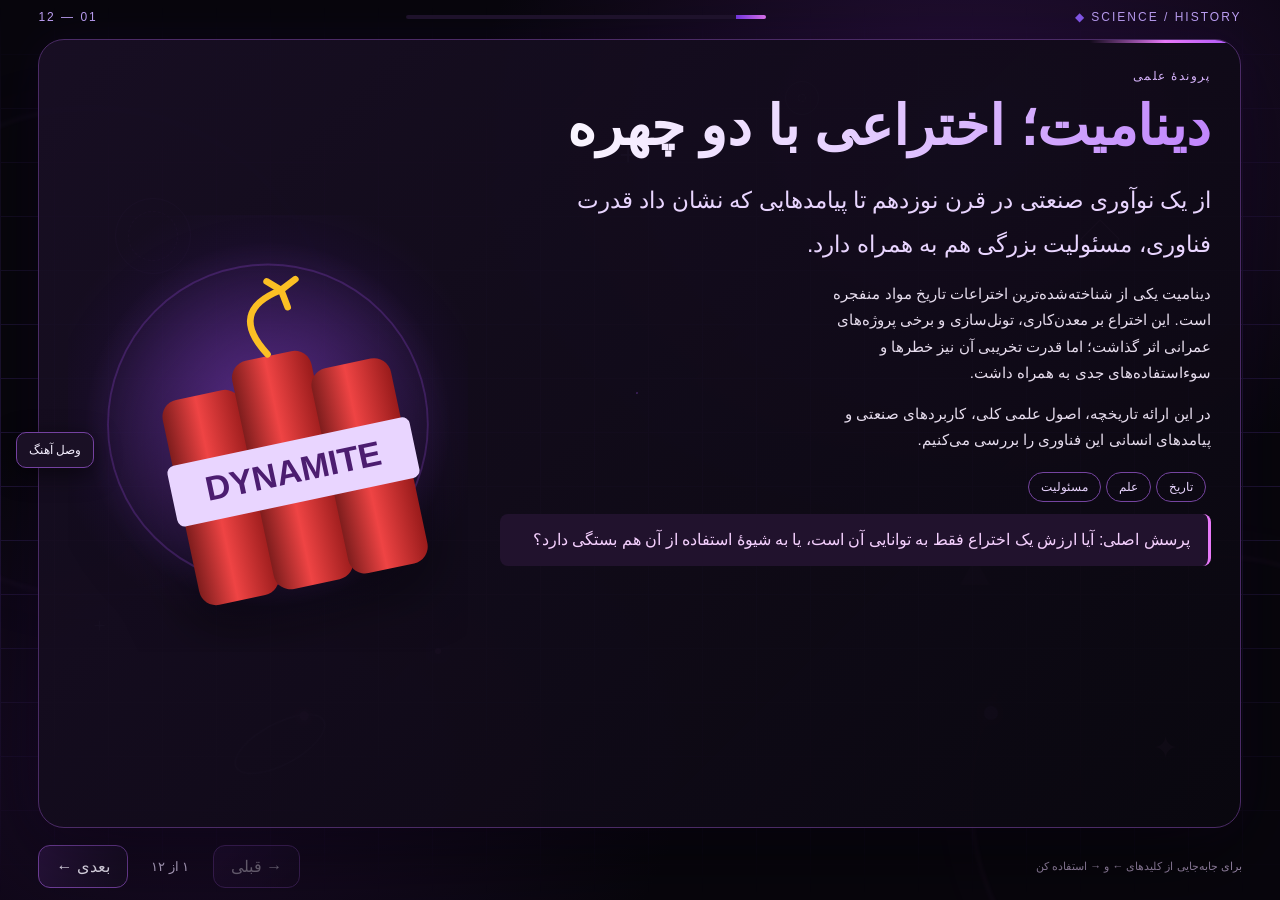
<file: دینامیت/index.html>
<!doctype html>
<html lang="fa" dir="rtl">
<head>
<meta charset="utf-8">
<meta name="viewport" content="width=device-width, initial-scale=1">
<title>دینامیت؛ اختراعی با دو چهره</title>
<style>
:root{--bg:#08060d;--panel:#120d1c;--purple:#a855f7;--violet:#7c3aed;--pink:#e879f9;--text:#f5efff;--muted:#c6b7d8;--line:#38234e}
*{box-sizing:border-box}html,body{margin:0;width:100%;height:100%;background:var(--bg);color:var(--text);font-family:Tahoma,"Segoe UI",sans-serif;overflow:hidden}
body{background:radial-gradient(ellipse at 75% 15%,#29103d 0,transparent 36%),radial-gradient(ellipse at 15% 85%,#1b0b2a 0,transparent 32%),#08060d}
body:before{content:"";position:fixed;inset:0;pointer-events:none;opacity:.2;background-image:linear-gradient(#8b5cf6 1px,transparent 1px),linear-gradient(90deg,#8b5cf6 1px,transparent 1px);background-size:54px 54px;mask-image:linear-gradient(transparent,#000,transparent)}
#app{height:100%;display:flex;flex-direction:column;position:relative}
.top{display:flex;align-items:center;justify-content:space-between;padding:18px 4vw;gap:16px}
.brand{font-size:12px;letter-spacing:2px;color:#c4a5fd}.progress{height:4px;background:#21142e;flex:1;max-width:360px;border-radius:9px;overflow:hidden}.progress span{display:block;height:100%;width:8.333%;background:linear-gradient(90deg,var(--violet),var(--pink));transition:width .35s}
.slide-wrap{flex:1;min-height:0;display:flex;align-items:center;justify-content:center;padding:10px 5vw 20px}
.slide{width:min(1120px,100%);max-height:100%;overflow:auto;animation:enter .4s ease both;padding:clamp(20px,4vw,48px);border:1px solid #4b2b66;border-radius:26px;background:linear-gradient(135deg,rgba(25,15,37,.94),rgba(10,8,15,.92));box-shadow:0 25px 90px #0008,0 0 45px #7c3aed12;position:relative}
.slide:after{content:"";position:absolute;top:0;right:0;width:150px;height:3px;background:linear-gradient(90deg,transparent,var(--pink),var(--purple))}
.kicker{font-size:12px;color:#d8b4fe;letter-spacing:1.4px;margin-bottom:16px}
h1{font-size:clamp(36px,6vw,76px);line-height:1.2;margin:0 0 20px;font-weight:900;background:linear-gradient(100deg,#fff,#e9d5ff 45%,#c084fc);-webkit-background-clip:text;background-clip:text;color:transparent}
h2{font-size:clamp(26px,3.4vw,43px);margin:0 0 20px;line-height:1.35;color:#f3e8ff}
h3{font-size:18px;color:#e9d5ff;margin:0 0 10px}
p{font-size:clamp(15px,1.5vw,19px);line-height:2;margin:0 0 14px;color:#e6dced}
.lead{font-size:clamp(17px,2vw,23px);color:#e9d5ff;line-height:1.9;max-width:850px}
.grid{display:grid;grid-template-columns:repeat(2,minmax(0,1fr));gap:14px;margin:18px 0}
.card{border:1px solid var(--line);background:#130d1ee8;border-radius:16px;padding:18px}
.card p{font-size:15px;line-height:1.9;margin:0;color:#d9cce8}
.pill{display:inline-block;border:1px solid #7544a0;border-radius:999px;padding:7px 12px;color:#e9d5ff;font-size:12px;margin:5px 5px 0 0}
.big-number{font-size:clamp(60px,10vw,120px);font-weight:900;color:#c084fc;line-height:1}
.quote{border-right:3px solid var(--pink);padding:12px 18px;background:#21122d;border-radius:8px;color:#f5d0fe;font-size:18px;line-height:1.9;margin-top:18px}
.footer{display:flex;align-items:center;justify-content:space-between;padding:14px 4vw 20px;gap:14px}
.nav{display:flex;align-items:center;gap:10px}
button{font:inherit;cursor:pointer;color:var(--text);border:1px solid #7441a0;background:linear-gradient(135deg,#29133e,#160d22);border-radius:12px;padding:11px 17px;transition:transform .15s,border-color .15s,background .15s}
button:hover{transform:translateY(-1px);border-color:#d8b4fe;background:#301744}
button:focus-visible{outline:2px solid #e879f9;outline-offset:3px}
button:disabled{opacity:.35;cursor:not-allowed;transform:none}
#counter{font-size:13px;color:#c4b5d8;min-width:65px;text-align:center}
#music{position:fixed;left:16px;top:50%;transform:translateY(-50%);z-index:5;font-size:12px;padding:10px 12px;border-radius:10px;box-shadow:0 6px 24px #0008;background:#1a1025}
#music:hover{transform:translateY(calc(-50% - 1px))}
#hint{font-size:11px;color:#9f8caf}
.cover-mark{font-size:13px;color:#c084fc;margin-bottom:18px}
.two-col{display:grid;grid-template-columns:1.2fr .8fr;gap:22px;align-items:center}
.orb{aspect-ratio:1;border-radius:50%;max-width:280px;margin:auto;background:radial-gradient(circle at 35% 30%,#e9d5ff,#a855f7 18%,#4c1d70 48%,#11091b 70%);box-shadow:0 0 40px #a855f766,0 0 100px #7c3aed33;position:relative}
.orb:before,.orb:after{content:"";position:absolute;inset:-12%;border:1px solid #a855f766;border-radius:50%;transform:rotate(30deg) scaleY(.35)}
.orb:after{transform:rotate(-40deg) scaleY(.5)}
.small{font-size:13px!important;color:#b9a8ca!important}
ul{margin:8px 0 16px;padding-right:24px;color:#e6dced;font-size:16px;line-height:2}
li{padding-right:3px;margin-bottom:4px}
a{color:#d8b4fe}
@keyframes enter{from{opacity:0;transform:translateY(12px)}to{opacity:1;transform:translateY(0)}}
@media(max-width:700px){.top{padding:12px 4vw}.slide-wrap{padding:4px 3vw 10px}.slide{padding:22px 18px;border-radius:18px}.grid,.two-col{grid-template-columns:1fr}.orb{max-width:130px;order:-1}.footer{padding:10px 3vw 12px}.brand{font-size:10px}#music{left:8px;top:auto;bottom:74px;transform:none}#music:hover{transform:translateY(-1px)}p{line-height:1.85}.card{padding:14px}}
@media(prefers-reduced-motion:reduce){*,*:before,*:after{animation:none!important;transition:none!important}}

/* Animated 2D backdrop — decorative only; presentation content remains unchanged */
.motion-backdrop{position:fixed;inset:0;overflow:hidden;pointer-events:none;z-index:0;isolation:isolate}
.motion-backdrop:before,.motion-backdrop:after{content:"";position:absolute;width:38vw;height:38vw;min-width:280px;min-height:280px;border-radius:50%;filter:blur(2px);opacity:.14}
.motion-backdrop:before{left:-12vw;top:12%;border:1px solid #c084fc;box-shadow:0 0 0 24px #a855f708,0 0 0 48px #a855f708;animation:backGlow 18s ease-in-out infinite alternate}
.motion-backdrop:after{right:-14vw;bottom:-16%;border:1px solid #e879f9;box-shadow:0 0 0 30px #e879f908,0 0 0 60px #e879f906;animation:backGlow 22s ease-in-out infinite alternate-reverse}
#app{z-index:1}
.float-shape{position:absolute;display:block;opacity:.28;will-change:transform;filter:drop-shadow(0 0 10px #a855f733)}
.shape-ring{width:76px;height:76px;border:1.5px solid #c084fc;border-radius:50%;left:9%;top:22%;animation:floatA 16s ease-in-out infinite,spinSlow 28s linear infinite}
.shape-ring:after{content:"";position:absolute;inset:12px;border:1px dashed #e879f9;border-radius:50%}
.shape-diamond{width:28px;height:28px;border:1.5px solid #e879f9;transform:rotate(45deg);right:13%;top:25%;animation:floatB 13s ease-in-out infinite}
.shape-orbit{width:100px;height:42px;border:1px solid #a78bfa;border-radius:50%;left:18%;bottom:15%;transform:rotate(-28deg);animation:floatC 19s ease-in-out infinite}
.shape-orbit:after{content:"";position:absolute;width:9px;height:9px;right:10px;top:2px;background:#e879f9;border-radius:50%;box-shadow:0 0 16px #e879f9}
.shape-circle{width:14px;height:14px;border-radius:50%;right:22%;bottom:20%;background:#a855f7;box-shadow:0 0 25px #a855f7;animation:floatA 11s ease-in-out infinite reverse}
.shape-cross{font-size:28px;font-weight:200;color:#c4b5fd;left:48%;top:15%;animation:floatB 15s ease-in-out infinite}
.shape-spark{font-size:30px;color:#e879f9;right:8%;bottom:15%;animation:twinkle 5s ease-in-out infinite,floatC 17s ease-in-out infinite}
.shape-triangle{width:0;height:0;left:75%;top:62%;border-left:15px solid transparent;border-right:15px solid transparent;border-bottom:27px solid #a855f744;filter:drop-shadow(0 0 1px #c084fc);animation:floatA 18s ease-in-out infinite}
.shape-dot{width:6px;height:6px;border-radius:50%;left:34%;top:72%;background:#e879f9;box-shadow:0 0 0 9px #e879f911,0 0 20px #e879f9;animation:floatB 12s ease-in-out infinite}
.ring-two{width:34px;height:34px;right:36%;top:9%;animation-duration:20s,38s;opacity:.2}
.cross-two{left:7%;top:68%;font-size:19px;animation-duration:19s}
.slide{animation:slideEnter .72s cubic-bezier(.22,1,.36,1) both;will-change:transform,opacity;backface-visibility:hidden}
.slide.is-forward{animation-name:slideForward}
.slide.is-backward{animation-name:slideBackward}
.progress span{transition:width .75s cubic-bezier(.22,1,.36,1)}
button{transition:transform .28s cubic-bezier(.2,.8,.2,1),border-color .3s,background .3s,box-shadow .3s}
button:hover{box-shadow:0 7px 24px #a855f726}
.card,.quote,.pill{transition:transform .35s cubic-bezier(.22,1,.36,1),border-color .35s,background-color .35s}
.card:hover{transform:translateY(-3px);border-color:#7544a0}
@keyframes slideEnter{from{opacity:0;transform:translate3d(0,18px,0) scale(.992);filter:blur(3px)}to{opacity:1;transform:translate3d(0,0,0) scale(1);filter:blur(0)}}
@keyframes slideForward{from{opacity:0;transform:translate3d(-34px,8px,0) scale(.99);filter:blur(4px)}to{opacity:1;transform:translate3d(0,0,0) scale(1);filter:blur(0)}}
@keyframes slideBackward{from{opacity:0;transform:translate3d(34px,8px,0) scale(.99);filter:blur(4px)}to{opacity:1;transform:translate3d(0,0,0) scale(1);filter:blur(0)}}
@keyframes floatA{0%,100%{translate:0 0}50%{translate:12px -24px}}
@keyframes floatB{0%,100%{translate:0 0;rotate:0deg}50%{translate:-15px 18px;rotate:90deg}}
@keyframes floatC{0%,100%{translate:0 0;rotate:-8deg}50%{translate:18px -12px;rotate:8deg}}
@keyframes spinSlow{to{rotate:360deg}}
@keyframes twinkle{0%,100%{opacity:.18;scale:.85}50%{opacity:.6;scale:1.12}}
@keyframes backGlow{from{transform:translate3d(0,-2%,0) scale(.92)}to{transform:translate3d(4%,3%,0) scale(1.08)}}
@media(max-width:700px){.float-shape{opacity:.16}.shape-ring{width:48px;height:48px}.shape-orbit{width:64px;height:28px}.shape-cross{font-size:20px}}
@media(prefers-reduced-motion:reduce){.float-shape,.motion-backdrop:before,.motion-backdrop:after{animation:none!important}.slide{animation:none!important;filter:none!important}}


/* Extra animated 2D icons distributed around the slide canvas */
.slide-decorations{position:fixed;inset:0;pointer-events:none;z-index:2;overflow:hidden}
.slide-decorations span{position:absolute;display:block;opacity:.72;will-change:transform;filter:drop-shadow(0 5px 12px #0002)}
.decor-stick{left:4.5%;top:31%;width:19px;height:66px;border-radius:7px 7px 4px 4px;background:linear-gradient(90deg,#b91c1c,#ef4444 48%,#991b1b);box-shadow:inset 2px 0 #ffffff40,0 0 22px #ef444455;transform:rotate(-13deg);animation:decorBob 5.6s ease-in-out infinite}
.decor-stick:before{content:"";position:absolute;top:-7px;left:5px;width:9px;height:11px;border-radius:3px 3px 1px 1px;background:#d1d5db}
.decor-stick:after{content:"";position:absolute;top:-14px;left:8px;width:3px;height:9px;border-radius:3px;background:#fbbf24;box-shadow:0 0 10px #f59e0b;animation:fuseGlow 1.8s ease-in-out infinite}
.decor-stick i{position:absolute;left:3px;right:3px;top:16px;height:2px;background:#ffffff9c;box-shadow:0 9px #ffffff66,0 18px #ffffff66,0 27px #ffffff66}
.decor-stick b{position:absolute;left:2px;right:2px;bottom:5px;height:13px;border-radius:2px;background:#991b1b}
.decor-flame{right:7%;top:19%;font-size:30px;color:#f59e0b;animation:decorBob 6s ease-in-out infinite reverse,decorTwinkle 3.6s ease-in-out infinite}
.decor-gear{right:5%;bottom:22%;font-size:34px;color:#a78bfa;animation:gearDrift 17s linear infinite}
.decor-bolt{left:10%;bottom:17%;font-size:38px;color:#fbbf24;animation:decorBob 7s ease-in-out infinite,decorTwinkle 4s ease-in-out infinite}
.decor-orbit{left:78%;top:47%;width:46px;height:22px;border:1px solid #a78bfa;border-radius:50%;transform:rotate(-30deg);animation:decorOrbit 13s linear infinite}
.decor-orbit i{position:absolute;width:7px;height:7px;right:4px;top:1px;background:#e879f9;border-radius:50%;box-shadow:0 0 10px #e879f9}
.decor-star{left:27%;top:12%;font-size:29px;color:#e879f9;animation:decorBob 8s ease-in-out infinite,decorTwinkle 4.5s ease-in-out infinite}
.decor-mini-stick{right:19%;bottom:12%;width:12px;height:43px;border-radius:5px;background:linear-gradient(90deg,#b91c1c,#ef4444,#991b1b);transform:rotate(17deg);animation:decorBob 6.4s ease-in-out infinite;animation-delay:-2s}
.decor-mini-stick:before{content:"";position:absolute;top:-5px;left:3px;width:6px;height:7px;border-radius:2px;background:#d1d5db}
.decor-mini-stick:after{content:"";position:absolute;top:-10px;left:5px;width:2px;height:6px;background:#fbbf24;box-shadow:0 0 8px #f59e0b}
.decor-mini-stick i{position:absolute;top:11px;left:2px;right:2px;height:2px;background:#ffffff9c;box-shadow:0 7px #ffffff66,0 14px #ffffff66}
.decor-mini-stick b{position:absolute;bottom:3px;left:2px;right:2px;height:8px;background:#991b1b}
.decor-bubble{right:31%;top:13%;width:12px;height:12px;border:1px solid #c084fc;border-radius:50%;animation:decorBob 9s ease-in-out infinite}
.decor-cross{left:45%;bottom:12%;font-size:23px;color:#c4b5fd;animation:decorBob 7s ease-in-out infinite reverse}
@keyframes decorBob{0%,100%{translate:0 0}50%{translate:0 -17px}}
@keyframes fuseGlow{0%,100%{opacity:.5;scale:.85}50%{opacity:1;scale:1.25}}
@keyframes decorTwinkle{0%,100%{opacity:.28}50%{opacity:.85}}
@keyframes gearDrift{to{rotate:360deg;translate:0 -9px}}
@keyframes decorOrbit{0%{rotate:0deg;translate:0 0}50%{translate:-8px -12px}100%{rotate:360deg;translate:0 0}}
@media(max-width:700px){.decor-stick{left:2%;top:18%;scale:.75}.decor-mini-stick{right:7%;scale:.75}.decor-gear{font-size:25px}.slide-decorations span{opacity:.4}}
@media(prefers-reduced-motion:reduce){.slide-decorations span{animation:none!important}}


/* Large, slide-specific illustrations are part of the slide, not the backdrop. */
.slide{width:min(1420px,100%);height:100%;max-height:100%;overflow:auto;padding:clamp(18px,2.3vw,34px);}
.slide-layout{display:grid;grid-template-columns:minmax(0,1fr) minmax(230px,35%);gap:clamp(16px,2.5vw,38px);align-items:start;min-height:100%}
.slide-copy{min-width:0}.slide-visual{position:sticky;top:8px;align-self:center;min-width:0;display:grid;place-items:center;min-height:300px;border-radius:24px;background:radial-gradient(circle at 50% 45%,#6d28d940,transparent 70%);overflow:hidden}
.slide-visual svg{width:100%;height:auto;max-height:min(62vh,520px);filter:drop-shadow(0 18px 30px #0008);animation:visualFloat 6s ease-in-out infinite}
@keyframes visualFloat{50%{transform:translateY(-9px) rotate(1deg)}}
.slide-decorations{display:none}.slide-wrap{padding:5px 3vw 9px;min-height:0}.top{padding:10px 3vw}.footer{padding:8px 3vw 12px}h1{font-size:clamp(32px,4.3vw,60px)}h2{font-size:clamp(25px,2.7vw,39px)}p{font-size:clamp(14px,1.18vw,17px);line-height:1.75}.card{padding:13px}.card p{font-size:14px;line-height:1.7}.grid{gap:10px;margin:12px 0}.quote{font-size:16px;line-height:1.7;margin-top:12px}.kicker{margin-bottom:10px}
@media(max-width:850px){.slide-layout{grid-template-columns:1fr}.slide-visual{position:relative;min-height:150px;max-height:210px;grid-row:1}.slide-visual svg{max-height:205px}.slide{height:100%;padding:20px}.two-col{grid-template-columns:1fr}.orb{display:none}}
@media(max-height:760px) and (min-width:851px){.slide{padding:18px 25px}.slide-visual svg{max-height:53vh}h2{margin-bottom:10px}.top{padding:6px 3vw}.footer{padding:6px 3vw}.slide-wrap{padding:3px 3vw}}
@media(prefers-reduced-motion:reduce){.slide-visual svg{animation:none}}
</style>
</head>
<body>
<div class="slide-decorations" aria-hidden="true">
  <span class="decor-stick"><i></i><b></b></span>
  <span class="decor-flame">✦</span>
  <span class="decor-gear">⚙</span>
  <span class="decor-bolt">ϟ</span>
  <span class="decor-orbit"><i></i></span>
  <span class="decor-star">✧</span>
  <span class="decor-mini-stick"><i></i><b></b></span>
  <span class="decor-bubble"></span>
  <span class="decor-cross">👁</span>
</div>
<div class="motion-backdrop" aria-hidden="true">
  <span class="float-shape shape-ring"></span>
  <span class="float-shape shape-diamond"></span>
  <span class="float-shape shape-orbit"></span>
  <span class="float-shape shape-circle"></span>
  <span class="float-shape shape-cross">＋</span>
  <span class="float-shape shape-spark">✦</span>
  <span class="float-shape shape-triangle"></span>
  <span class="float-shape shape-dot"></span>
  <span class="float-shape shape-ring ring-two"></span>
  <span class="float-shape shape-cross cross-two">＋</span>
</div>
<div id="app">
  <header class="top">
    <div class="brand">SCIENCE / HISTORY <span style="color:#8b5cf6">◆</span></div>
    <div class="progress" aria-label="پیشرفت ارائه"><span id="progress"></span></div>
    <div class="brand" id="section">01 — 12</div>
  </header>
  <main class="slide-wrap"><article class="slide" id="slide" aria-live="polite"></article></main>
  <footer class="footer">
    <div id="hint">برای جابه‌جایی از کلیدهای ← و → استفاده کن</div>
    <div class="nav">
      <button id="prev" aria-label="اسلاید قبلی">→ قبلی</button>
      <span id="counter">۱ از ۱۲</span>
      <button id="next" aria-label="اسلاید بعدی">بعدی ←</button>
    </div>
  </footer>
</div>
<button id="music" type="button" aria-pressed="false">وصل آهنگ</button>
<audio id="audio" src="assets/ghgh.mp3" preload="none" loop></audio>
<audio id="sfx" src="assets/muo.mp3" preload="auto"></audio>
<script>
const slides = [
{tag:"پروندهٔ علمی",title:"دینامیت؛ اختراعی با دو چهره",lead:"از یک نوآوری صنعتی در قرن نوزدهم تا پیامدهایی که نشان داد قدرت فناوری، مسئولیت بزرگی هم به همراه دارد.",body:`<div class="two-col"><div><p>دینامیت یکی از شناخته‌شده‌ترین اختراعات تاریخ مواد منفجره است. این اختراع بر معدن‌کاری، تونل‌سازی و برخی پروژه‌های عمرانی اثر گذاشت؛ اما قدرت تخریبی آن نیز خطرها و سوءاستفاده‌های جدی به همراه داشت.</p><p>در این ارائه تاریخچه، اصول علمی کلی، کاربردهای صنعتی و پیامدهای انسانی این فناوری را بررسی می‌کنیم.</p><span class="pill">تاریخ</span><span class="pill">علم</span><span class="pill">مسئولیت</span></div><div class="orb" aria-hidden="true"></div></div><div class="quote">پرسش اصلی: آیا ارزش یک اختراع فقط به توانایی آن است، یا به شیوهٔ استفاده از آن هم بستگی دارد؟</div>`},
{tag:"بخش ۰۱ / زمینهٔ تاریخی",title:"جهان پیش از اختراع دینامیت",body:`<p>در قرن نوزدهم، بسیاری از کشورها در حال گسترش راه‌آهن، جاده‌ها، معدن‌ها و مسیرهای ارتباطی بودند. عبور از کوه‌ها یا شکستن سنگ‌های سخت برای ساخت تونل و استخراج مواد معدنی، کاری دشوار و زمان‌بر بود.</p><p>ابزارهای دستی برای همهٔ پروژه‌ها کافی نبودند و روش‌های انفجاری موجود نیز خطرهای قابل‌توجهی داشتند. حمل‌ونقل و استفاده از مواد پرانرژی، بدون دانش و کنترل مناسب، می‌توانست به حوادث مرگبار منجر شود.</p><p>با رشد صنعت، پژوهشگران به دنبال راه‌هایی بودند تا عملیات سنگ‌برداری در شرایط تخصصی کارآمدتر و قابل‌کنترل‌تر انجام شود. همین نیاز، بخشی از زمینهٔ تاریخی اختراع دینامیت را شکل داد.</p><div class="grid"><div class="card"><h3>نیاز مهندسی</h3><p>ساخت تونل، راه‌آهن و دسترسی به منابع معدنی.</p></div><div class="card"><h3>چالش ایمنی</h3><p>کاهش خطرهای حمل‌ونقل و استفاده از مواد انفجاری.</p></div></div>`},
{tag:"بخش ۰۲ / مخترع",title:"آلفرد نوبل؛ دانشمند و مخترع",body:`<p>آلفرد نوبل در سال ۱۸۳۳ در استکهلم سوئد به دنیا آمد. او شیمی‌دان، مهندس و مخترعی بود که بخش مهمی از فعالیت حرفه‌ای خود را به بررسی مواد انفجاری و کاربردهای صنعتی آن‌ها اختصاص داد.</p><p>در زمان فعالیت نوبل، صنعت و مهندسی با سرعت زیادی تغییر می‌کردند و تقاضا برای استخراج مواد معدنی و ساخت زیرساخت‌ها افزایش داشت. پژوهش‌های او در همین فضای علمی و صنعتی شکل گرفت.</p><p>نوبل در سال ۱۸۶۷ اختراع دینامیت را به ثبت رساند. نام او بعدها به‌دلیل وصیت‌نامه‌اش و بنیان‌گذاری جوایز نوبل نیز در سراسر جهان شناخته شد. زندگی او یادآور پیوند پیچیدهٔ علم، صنعت، ثروت و مسئولیت اجتماعی است.</p><div class="quote">یک مخترع می‌تواند در تاریخ علم ماندگار شود؛ اما ارزیابی میراث او نیازمند بررسی هم دستاوردها و هم پیامدهاست.</div>`},
{tag:"بخش ۰۳ / شکل‌گیری اختراع",title:"دینامیت چگونه وارد تاریخ شد؟",body:`<p>پیش از اختراع دینامیت، نیتروگلیسیرین به‌عنوان ماده‌ای بسیار پرانرژی شناخته شده بود. بااین‌حال، حساسیت و خطرهای مرتبط با آن باعث می‌شد جابه‌جایی و استفاده از آن دشوار باشد.</p><p>آلفرد نوبل به دنبال راهی بود که این ماده برای کاربردهای صنعتی قابل‌کنترل‌تر شود. او در سال ۱۸۶۷ دینامیت را به ثبت رساند؛ اختراعی که به‌تدریج در بخش‌هایی از معدن‌کاری و مهندسی مورد استفاده قرار گرفت.</p><p>اهمیت تاریخی این اتفاق تنها در قدرت انفجاری نبود؛ بلکه نشان می‌داد طراحی، نگهداری و کنترل خطرها باید بخش مهمی از مهندسی مواد پرانرژی باشد. البته دینامیت همچنان خطرناک بود و اختراع آن به معنای بی‌خطر شدن مواد منفجره نبود.</p><p class="small">تاریخ ثبت اختراع و زندگی نوبل در منابع تاریخی بنیاد نوبل و مراجع دانشنامه‌ای ثبت شده‌اند.</p>`},
{tag:"بخش ۰۴ / علم",title:"علم پشت دینامیت",body:`<p>برای درک کلی عملکرد مواد منفجره، باید مفهوم انرژی شیمیایی را بشناسیم. مواد گوناگون دارای انرژی‌اند و برخی واکنش‌های شیمیایی می‌توانند انرژی را در مدت کوتاهی آزاد کنند.</p><p>در یک انفجار، آزادشدن سریع انرژی می‌تواند باعث گرم‌شدن گازها و افزایش ناگهانی فشار شود. گسترش سریع گازها موج فشاری ایجاد می‌کند که ممکن است به اشیا و سازه‌های اطراف آسیب برساند.</p><p>سرعت واکنش، شرایط محیط و ویژگی‌های ماده در رفتار آن نقش دارند. به همین دلیل، مواد انفجاری را نمی‌توان تنها از روی ظاهر یا اندازه‌شان ارزیابی کرد.</p><div class="grid"><div class="card"><h3>انرژی</h3><p>در واکنش‌های شیمیایی ممکن است به شکل‌های دیگری تبدیل و آزاد شود.</p></div><div class="card"><h3>فشار</h3><p>افزایش سریع فشار می‌تواند موجی ایجاد کند که به محیط اطراف آسیب بزند.</p></div></div><p class="small">این توضیح مفهومی است و شامل دستور ساخت، ترکیب‌بندی یا روش استفاده از مواد منفجره نیست.</p>`},
{tag:"بخش ۰۵ / فناوری",title:"چه چیزی دینامیت را متفاوت کرد؟",body:`<p>در زمان معرفی دینامیت، یکی از مسائل مهم مهندسی، یافتن راه‌هایی برای کاربرد صنعتی کنترل‌شده‌ترِ مواد پرانرژی بود. دینامیت در مقایسه با نیتروگلیسیرین خالص، برای برخی کاربردهای آن زمان شکل عملی‌تری فراهم کرد.</p><p>این پیشرفت به معنای بی‌خطر بودن ماده نبود. مواد منفجره همچنان به آموزش تخصصی، شرایط نگهداری مناسب، مجوزهای قانونی و رویه‌های دقیق ایمنی نیاز دارند.</p><p>درس گسترده‌تر این اختراع برای فناوری آن است که طراحی موفق فقط به قدرت یا بازدهی مربوط نمی‌شود؛ قابلیت کنترل، خطرهای احتمالی و پیامدهای انسانی نیز باید در نظر گرفته شوند.</p><div class="quote">«قابل‌کنترل‌تر» به معنی «بی‌خطر» نیست.</div>`},
{tag:"بخش ۰۶ / کاربردهای صنعتی",title:"کاربردها در معدن‌کاری و ساخت‌وساز",body:`<p>از کاربردهای تاریخی دینامیت می‌توان به بعضی عملیات معدن‌کاری و سنگ‌برداری اشاره کرد. استخراج مواد معدنی گاهی مستلزم جابه‌جایی حجم زیادی از سنگ است و مواد منفجرهٔ صنعتی در برخی شرایط تخصصی برای این منظور به کار رفته‌اند.</p><p>در پروژه‌های تونل‌سازی و راه‌سازی نیز فناوری‌های گوناگون به مهندسان کمک کرده‌اند تا از موانع طبیعی عبور کنند. انتخاب روش به جنس زمین، مقیاس پروژه، قوانین، هزینه‌ها و خطرهای محیطی وابسته است.</p><p>امروزه روش‌هایی مانند ماشین‌های حفاری تونل و تجهیزات مکانیکی پیشرفته نیز در بسیاری از پروژه‌ها استفاده می‌شوند. بنابراین، دینامیت بخشی از تاریخ مهندسی است، نه راه‌حل همیشگی برای هر پروژه.</p><div class="grid"><div class="card"><h3>معدن‌کاری</h3><p>دسترسی تخصصی به برخی منابع زیرزمینی.</p></div><div class="card"><h3>زیرساخت</h3><p>کمک به برخی عملیات سنگ‌برداری و پروژه‌های عمرانی.</p></div></div>`},
{tag:"بخش ۰۷ / پیامدهای دوگانه",title:"سوءاستفاده از دینامیت؛ روی تاریک یک اختراع",body:`<p>دینامیت در برخی فعالیت‌های صنعتی و عمرانی به کار گرفته شد، اما قدرت تخریبی آن امکان استفادهٔ مخرب را نیز فراهم می‌کرد. تاریخ این فناوری نشان می‌دهد که یک ابزار قدرتمند می‌تواند، بسته به هدف و شرایط استفاده، پیامدهایی کاملاً متفاوت داشته باشد.</p><div class="grid"><div class="card"><h3>کاربردهای سازنده</h3><p>در شرایط تخصصی، مواد منفجره می‌توانند به برخی عملیات معدن‌کاری، سنگ‌برداری و پروژه‌های عمرانی کمک کنند. این کاربردها همواره نیازمند ارزیابی خطر و رعایت مقررات‌اند.</p></div><div class="card"><h3>پیامدهای مخرب</h3><p>استفادهٔ نادرست یا خشونت‌آمیز می‌تواند باعث تخریب ساختمان‌ها و زیرساخت‌ها، صدمات انسانی، آوارگی مردم و آسیب‌های زیست‌محیطی شود.</p></div></div><h3>تجهیزات نظامی و آسیب به غیرنظامیان</h3><p>مواد منفجره در برخی مهمات و تجهیزات نظامی استفاده می‌شوند. انفجارها ممکن است به تجهیزات و مواضع آسیب بزنند، اما همچنین خطر جدی برای مردم، خانه‌ها، بیمارستان‌ها و خدمات ضروری ایجاد می‌کنند. پیامدهای درگیری‌ها می‌تواند مدت‌ها پس از پایان نبرد ادامه پیدا کند.</p><p>حقوق بشردوستانهٔ بین‌المللی از غیرنظامیان حمایت می‌کند و حملات عمدی علیه آنان را ممنوع می‌داند. طرف‌های درگیر باید میان اهداف نظامی و غیرنظامیان تمایز قائل شوند و اقدامات لازم را برای محدودکردن آسیب به مردم انجام دهند.</p><div class="quote">ارزیابی یک اختراع فقط با دستاوردهایش کامل نمی‌شود؛ خطرها و هزینه‌های انسانی آن نیز بخشی از تاریخ‌اند.</div>`},
{tag:"بخش ۰۸ / ایمنی و اخلاق",title:"خطرات و مسئولیت انسانی",body:`<p>دینامیت ماده‌ای بسیار خطرناک است. انفجار ناخواسته می‌تواند به جراحات شدید، مرگ، تخریب سازه‌ها و آلودگی محیطی منجر شود. نگهداری، جابه‌جایی و استفاده از مواد انفجاری باید تنها به افراد دارای صلاحیت و مطابق قوانین سپرده شود.</p><p>خطر فقط به زمان انفجار محدود نیست: تخریب زیرساخت‌ها ممکن است دسترسی مردم به آب، برق، خدمات درمانی و مسکن را مختل کند. بازسازی مناطق آسیب‌دیده نیز می‌تواند هزینه‌بر و طولانی باشد.</p><p>از دید اخلاقی، دانشمندان، مهندسان، تصمیم‌گیران و کاربران فناوری باید پیامدهای احتمالی کار خود را جدی بگیرند. در کنار نوآوری، حفاظت از جان انسان‌ها و محیط‌زیست باید اولویت داشته باشد.</p><div class="card"><h3>اگر ماده‌ای مشکوک پیدا شد</h3><p>به آن دست نزن، فاصله بگیر و موضوع را به مسئولان یا نیروهای امدادی اطلاع بده.</p></div>`},
{tag:"بخش ۰۹ / میراث نوبل",title:"از آلفرد نوبل تا جوایز نوبل",body:`<p>آلفرد نوبل در سال ۱۸۹۶ درگذشت. در وصیت‌نامهٔ خود، بخش عمده‌ای از دارایی‌اش را برای تأسیس جوایزی اختصاص داد که به افراد دارای دستاوردهای برجسته اهدا شوند.</p><p>پس از انجام مقدمات لازم، نخستین جوایز نوبل در سال ۱۹۰۱ اهدا شدند. این جوایز در حوزه‌هایی از جمله فیزیک، شیمی، پزشکی یا فیزیولوژی، ادبیات و صلح شناخته می‌شوند. جایزهٔ علوم اقتصادی بعدها به یاد آلفرد نوبل بنیان‌گذاری شد.</p><p>این بخش از زندگی نوبل، میراثی متفاوت از اختراع دینامیت را نشان می‌دهد: حمایت از دانش، فرهنگ و تلاش برای صلح. بااین‌حال، تاریخ او همچنان یادآور این پرسش است که مخترعان و جوامع چگونه باید با پیامدهای فناوری روبه‌رو شوند.</p><div class="quote">میراث یک انسان می‌تواند چندوجهی باشد؛ بررسی تاریخی به ما کمک می‌کند این پیچیدگی را ببینیم.</div>`},
{tag:"بخش ۱۰ / فناوری امروز",title:"از گذشته تا مهندسی مدرن",body:`<p>از قرن نوزدهم تاکنون، فناوری حفاری و ساخت‌وساز پیشرفت چشمگیری داشته است. ماشین‌های حفاری تونل، ابزارهای دقیق اندازه‌گیری، مدل‌سازی زمین و سامانه‌های پایش ایمنی در بسیاری از پروژه‌ها نقش مهمی دارند.</p><p>روش مناسب به ویژگی‌های زمین و نیاز پروژه بستگی دارد. در برخی شرایط، حفاری مکانیکی می‌تواند جایگزین مناسبی باشد؛ در پروژه‌های دیگر نیز روش‌های تخصصی متفاوتی بررسی می‌شوند. هیچ روش واحدی برای همهٔ محیط‌ها بهترین نیست.</p><p>تجربهٔ تاریخی دینامیت به مهندسان یادآوری می‌کند که نوآوری باید همراه با سنجش خطر، قوانین روشن، آموزش و توجه به جامعه باشد. پیشرفت واقعی فقط سریع‌تر ساختن نیست؛ ساختن ایمن‌تر و مسئولانه‌تر هم هست.</p><div class="grid"><div class="card"><h3>فناوری</h3><p>ماشین‌آلات و ابزارهای اندازه‌گیری دقیق‌تر.</p></div><div class="card"><h3>مسئولیت</h3><p>کاهش خطر برای کارکنان، ساکنان و محیط‌زیست.</p></div></div>`},
{tag:"پایان / نتیجه‌گیری",title:"قدرت فناوری، مسئولیت انسان",body:`<p>دینامیت یکی از اختراعات مهم قرن نوزدهم بود که در تاریخ معدن‌کاری و برخی پروژه‌های عمرانی اثر گذاشت. آلفرد نوبل با ثبت این اختراع در سال ۱۸۶۷ به چهره‌ای شناخته‌شده در تاریخ فناوری تبدیل شد.</p><p>بااین‌حال، قدرت تخریبی مواد منفجره نشان می‌دهد که فناوری می‌تواند پیامدهای منفی جدی داشته باشد؛ از حوادث صنعتی تا آسیب به مردم و زیرساخت‌ها در درگیری‌های مسلحانه. به همین دلیل، دانش علمی باید با مسئولیت‌پذیری، رعایت قوانین و اصول انسانی همراه باشد.</p><div class="quote">پرسش برای کلاس: آیا یک اختراع را باید بر اساس هدف اولیه‌اش قضاوت کرد یا بر اساس تمام پیامدهایی که در جهان واقعی ایجاد می‌کند؟</div><h3 style="margin-top:22px">منابع برای مطالعهٔ بیشتر</h3><ul><li><a href="https://www.nobelprize.org/alfred-nobel/" target="_blank" rel="noopener">بنیاد جایزهٔ نوبل — زندگی آلفرد نوبل</a></li><li><a href="https://www.britannica.com/biography/Alfred-Nobel" target="_blank" rel="noopener">دانشنامهٔ بریتانیکا — زندگی و اختراعات آلفرد نوبل</a></li><li><a href="https://www.icrc.org/en/war-and-law" target="_blank" rel="noopener">کمیتهٔ بین‌المللی صلیب سرخ — جنگ و حقوق بشردوستانه</a></li><li><a href="https://www.nobelprize.org/prizes/" target="_blank" rel="noopener">وب‌سایت رسمی جوایز نوبل</a></li></ul><p class="small">این ارائه برای آموزش عمومی و تاریخی تهیه شده است و دستور ساخت یا استفاده از مواد منفجره را ارائه نمی‌کند.</p>`}
];
let index=0;
const slideEl=document.getElementById('slide'), counter=document.getElementById('counter'), section=document.getElementById('section'), progress=document.getElementById('progress'), prev=document.getElementById('prev'), next=document.getElementById('next');
const faNum=n=>String(n).replace(/\d/g,d=>'۰۱۲۳۴۵۶۷۸۹'[d]);
let lastIndex=0;
const illustrations=['dynamite','mountain','nobel','history','atom','shield','tunnel','balance','warning','medal','machine','future'];
function art(kind){
 const shell=(inner)=>`<svg viewBox="0 0 420 460" role="img" aria-label="تصویر مفهومی ${kind}" xmlns="http://www.w3.org/2000/svg"><defs><radialGradient id="glow"><stop stop-color="#a855f7" stop-opacity=".48"/><stop offset="1" stop-color="#a855f7" stop-opacity="0"/></radialGradient><linearGradient id="red" x2="1" y2="0"><stop stop-color="#7f1d1d"/><stop offset=".45" stop-color="#ef4444"/><stop offset="1" stop-color="#991b1b"/></linearGradient></defs><circle cx="210" cy="220" r="192" fill="url(#glow)"/><circle cx="210" cy="220" r="168" fill="none" stroke="#a855f7" stroke-opacity=".22" stroke-width="2"/>${inner}</svg>`;
 const dynamite=`<g transform="translate(60 70) rotate(-12 150 160)"><rect x="45" y="105" width="85" height="220" rx="18" fill="url(#red)"/><rect x="125" y="80" width="85" height="245" rx="18" fill="url(#red)"/><rect x="205" y="105" width="85" height="220" rx="18" fill="url(#red)"/><rect x="38" y="172" width="260" height="65" rx="8" fill="#e9d5ff"/><text x="168" y="216" font-family="sans-serif" font-weight="900" font-size="36" fill="#4c1d70" text-anchor="middle">DYNAMITE</text><path d="M167 78 Q135 25 195 15" fill="none" stroke="#fbbf24" stroke-width="7" stroke-linecap="round"/><path d="M195 15l-13 -12m13 12 17 -8m-17 8 3 19" stroke="#fbbf24" stroke-width="7" stroke-linecap="round"/></g>`;
 const mountain=`<path d="M25 350 142 145 217 270 283 95 400 350Z" fill="#6d28d9" stroke="#e9d5ff" stroke-width="6"/><path d="m100 220 42 -75 38 68m72 -64 31 -54 40 80" fill="none" stroke="#f5d0fe" stroke-width="12"/><path d="M70 380H355" stroke="#c084fc" stroke-width="14" stroke-linecap="round"/>`;
 const nobel=`<circle cx="210" cy="165" r="75" fill="#e9b98c"/><path d="M133 160q-18-125 95-95 75 12 59 99-30-39-52-48-50 32-102 44" fill="#ddd6fe"/><path d="M155 188q55 90 111 0-6 86-56 86-51 0-55-86" fill="#e8e0d9"/><path d="M75 398q0-115 135-120 135 5 135 120" fill="#4c1d95"/><path d="M173 287l37 85 37-85" fill="#fff"/>`;
 const atom=`<g fill="none" stroke="#c084fc" stroke-width="9"><ellipse cx="210" cy="220" rx="150" ry="62"/><ellipse cx="210" cy="220" rx="150" ry="62" transform="rotate(60 210 220)"/><ellipse cx="210" cy="220" rx="150" ry="62" transform="rotate(120 210 220)"/></g><circle cx="210" cy="220" r="32" fill="#f472b6"/>`;
 const shield=`<path d="M210 58 348 105v110q-4 116-138 185Q76 331 72 215V105Z" fill="#5b21b6" stroke="#e9d5ff" stroke-width="9"/><path d="m135 226 52 50 102-115" fill="none" stroke="#86efac" stroke-width="20" stroke-linecap="round" stroke-linejoin="round"/>`;
 const tunnel=`<path d="M25 370V220Q210-90 395 220v150" fill="#6d28d9" stroke="#d8b4fe" stroke-width="8"/><path d="M110 370V228Q210 58 310 228v142" fill="#0b0712"/><path d="M155 370 195 240h30l40 130" stroke="#fbbf24" stroke-width="8" fill="none"/><path d="M110 370h200" stroke="#c084fc" stroke-width="8"/>`;
 const balance=`<path d="M210 90v290M110 380h200M90 150h240" stroke="#e9d5ff" stroke-width="12" stroke-linecap="round"/><path d="m90 150-52 120h104Zm240 0-52 120h104Z" fill="#a855f7" stroke="#f5d0fe" stroke-width="5"/><circle cx="210" cy="90" r="22" fill="#fbbf24"/>`;
 const warning=`<path d="M210 65 390 370H30Z" fill="#f59e0b" stroke="#fde68a" stroke-width="9" stroke-linejoin="round"/><path d="M210 155v115" stroke="#28112e" stroke-width="25" stroke-linecap="round"/><circle cx="210" cy="320" r="15" fill="#28112e"/>`;
 const medal=`<circle cx="210" cy="230" r="122" fill="#eab308" stroke="#fef08a" stroke-width="13"/><circle cx="210" cy="230" r="95" fill="none" stroke="#a16207" stroke-width="5"/><path d="m150 65 60 70 60-70" fill="none" stroke="#c084fc" stroke-width="42"/><text x="210" y="253" font-size="52" font-family="serif" font-weight="bold" fill="#713f12" text-anchor="middle">N</text>`;
 const machine=`<g fill="#7c3aed" stroke="#e9d5ff" stroke-width="6"><rect x="60" y="190" width="300" height="145" rx="20"/><circle cx="120" cy="335" r="38"/><circle cx="300" cy="335" r="38"/><path d="M110 190V95h180v95"/></g><path d="M120 125h170" stroke="#fbbf24" stroke-width="13"/>`;
 const future=`<circle cx="210" cy="195" r="125" fill="#6d28d9" stroke="#e9d5ff" stroke-width="9"/><path d="M155 225 200 270 278 142" fill="none" stroke="#86efac" stroke-width="20" stroke-linecap="round" stroke-linejoin="round"/><path d="M110 365h200" stroke="#c084fc" stroke-width="14" stroke-linecap="round"/>`;
 const items={dynamite,mountain,nobel,history:dynamite,atom,shield,tunnel,balance,warning,medal,machine,future};return shell(items[kind]||dynamite);
}
function render(){
 const s=slides[index];
 slideEl.classList.remove('is-forward','is-backward');
 slideEl.innerHTML=`<div class="slide-layout"><div class="slide-copy"><div class="kicker">${s.tag}</div>${index===0?`<h1>${s.title}</h1>`:`<h2>${s.title}</h2>`}${s.lead?`<p class="lead">${s.lead}</p>`:''}${s.body}</div><div class="slide-visual">${art(illustrations[index])}</div></div>`;
 void slideEl.offsetWidth;
 if(index>lastIndex) slideEl.classList.add('is-forward');
 else if(index<lastIndex) slideEl.classList.add('is-backward');
 lastIndex=index;
 counter.textContent=`${faNum(index+1)} از ${faNum(slides.length)}`;
 section.textContent=`${String(index+1).padStart(2,'0')} — ${String(slides.length).padStart(2,'0')}`;
 progress.style.width=`${(index+1)/slides.length*100}%`;
 prev.disabled=index===0;next.disabled=index===slides.length-1;
 slideEl.scrollTop=0;
}
const sfx=document.getElementById('sfx');sfx.volume=.22;
function playSfx(){try{sfx.pause();sfx.currentTime=0;const promise=sfx.play();if(promise)promise.catch(()=>{});}catch(e){}}
function go(delta){const nextIndex=Math.max(0,Math.min(slides.length-1,index+delta));if(nextIndex===index)return;index=nextIndex;playSfx();render()}
prev.addEventListener('click',()=>go(-1));next.addEventListener('click',()=>go(1));
document.addEventListener('keydown',e=>{if(['ArrowLeft','ArrowRight','PageDown','PageUp',' '].includes(e.key)){if(e.key==='ArrowLeft'||e.key==='PageDown'||e.key===' '){e.preventDefault();go(1)}else if(e.key==='ArrowRight'||e.key==='PageUp'){e.preventDefault();go(-1)}}});
let touchX=null;slideEl.addEventListener('touchstart',e=>touchX=e.changedTouches[0].screenX,{passive:true});slideEl.addEventListener('touchend',e=>{if(touchX===null)return;const d=e.changedTouches[0].screenX-touchX;if(Math.abs(d)>70)go(d<0?1:-1);touchX=null},{passive:true});
const audio=document.getElementById('audio'), music=document.getElementById('music');
music.addEventListener('click',async()=>{
 if(audio.paused){try{await audio.play();music.textContent='قطع آهنگ';music.setAttribute('aria-pressed','true')}catch(err){music.textContent='خطا در پخش آهنگ';music.setAttribute('aria-pressed','false');alert('فایل assets/ghgh.mp3 پیدا نشد یا قابل پخش نیست. فایل MP3 را در پوشه assets کنار index.html قرار بده.')}}else{audio.pause();audio.currentTime=0;music.textContent='وصل آهنگ';music.setAttribute('aria-pressed','false')}
});
audio.addEventListener('error',()=>{if(!audio.paused){music.textContent='وصل آهنگ';music.setAttribute('aria-pressed','false')}});
render();
</script>
</body>
</html>
</file>
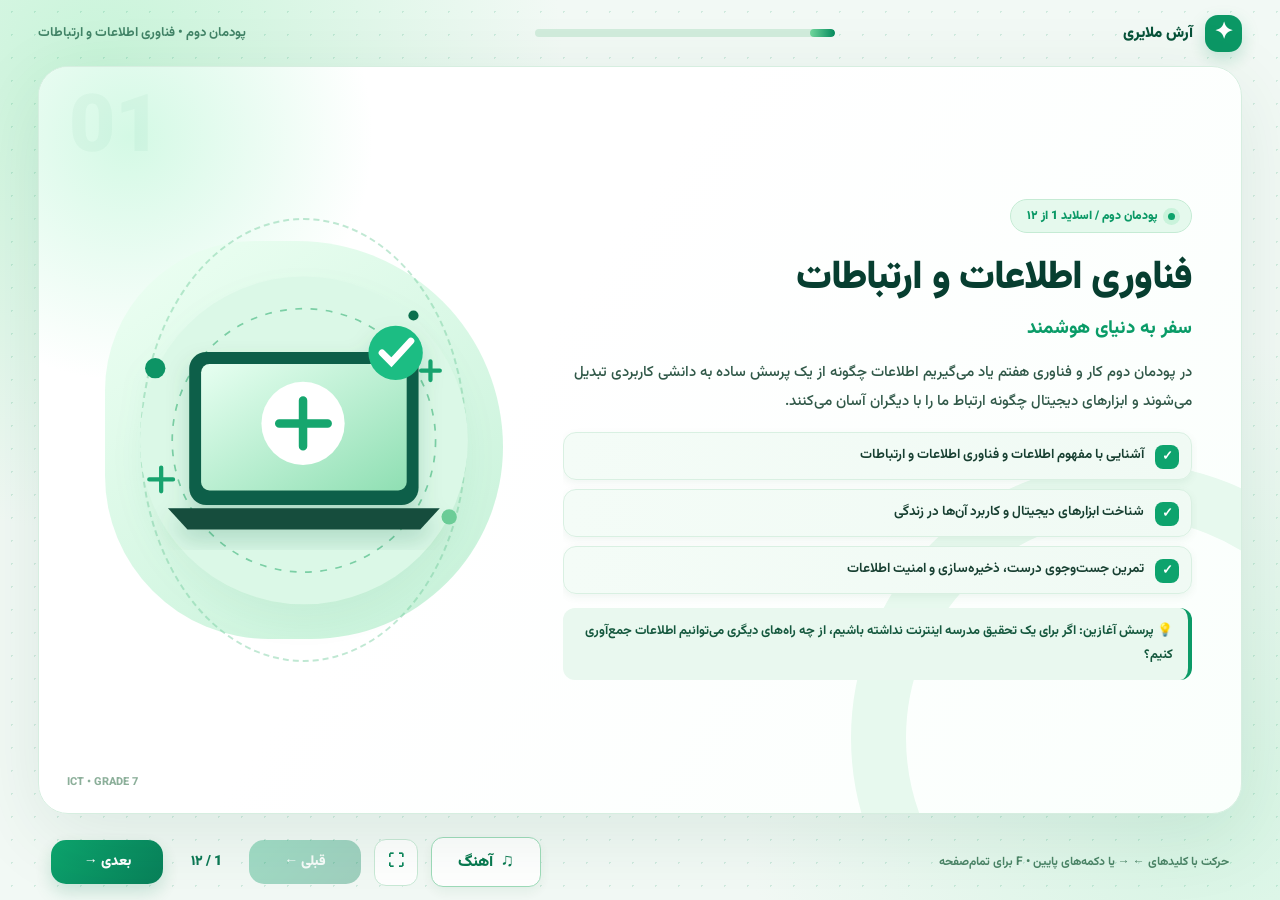
<file: فصل 2 کاروفناوری/index.html>
<!doctype html><html lang="fa" dir="rtl"><head><meta charset="UTF-8"><meta name="viewport" content="width=device-width,initial-scale=1"><title>فناوری اطلاعات و ارتباطات | کار و فناوری هفتم</title><style>
@import url('https://fonts.googleapis.com/css2?family=Vazirmatn:wght@400;500;600;700;800;900&display=swap');
:root{--deep:#063e30;--green:#0c9d69;--lime:#81dfaa;--mint:#e5f9ed;--ink:#173f31}*{box-sizing:border-box}html,body{margin:0;width:100%;height:100%;overflow:hidden}body{font-family:Vazirmatn,Tahoma,Arial,sans-serif;background:radial-gradient(circle at 8% 8%,#c8f4d9 0,transparent 32%),radial-gradient(circle at 95% 90%,#d7f5e4 0,transparent 32%),#f2f9f5;color:var(--ink)}body:before{content:'';position:fixed;inset:0;background-image:radial-gradient(#0a936025 1px,transparent 1px);background-size:23px 23px;pointer-events:none}.app{height:100dvh;display:flex;flex-direction:column;position:relative}.header{height:66px;flex-shrink:0;display:flex;align-items:center;justify-content:space-between;padding:0 clamp(15px,3vw,48px);gap:22px}.logo{display:flex;align-items:center;gap:12px;font-weight:900;color:#075239;font-size:15px;white-space:nowrap}.logo-icon{width:37px;height:37px;display:grid;place-items:center;background:#0b9865;color:#fff;border-radius:13px;font-size:23px;box-shadow:0 7px 17px #0b986536}.head-label{font-size:13px;color:#428467;font-weight:700}.progress{flex:1;max-width:300px;height:8px;border-radius:12px;background:#d1ecdc;overflow:hidden}.bar{height:100%;width:8%;background:linear-gradient(90deg,#73d99f,#058b5d);border-radius:12px;transition:width .55s cubic-bezier(.2,.8,.2,1)}.main{flex:1;min-height:0;padding:0 clamp(12px,3vw,45px) 10px;display:grid;place-items:center}.slide{position:relative;width:min(1350px,100%);height:100%;max-height:780px;border-radius:30px;background:linear-gradient(125deg,#fff 40%,#fafffc);box-shadow:0 20px 80px #06503719,0 1px 0 #fff inset;overflow:hidden;border:1px solid #d6eee0}.slide:before{content:'';position:absolute;top:-180px;left:-160px;width:500px;height:500px;border-radius:50%;background:radial-gradient(circle,#d4f9e5 0,transparent 69%);pointer-events:none}.slide:after{content:'';position:absolute;bottom:-200px;right:-160px;width:440px;height:440px;border-radius:50%;border:55px solid #e7f9ee;pointer-events:none}.slide-inner{position:relative;z-index:2;height:100%;padding:clamp(22px,3.4vw,50px);display:grid;grid-template-columns:minmax(0,1.22fr) minmax(330px,.85fr);gap:clamp(15px,3vw,45px);align-items:center;animation:reveal .55s cubic-bezier(.15,.7,.2,1)}.content{min-width:0;max-height:100%;overflow-y:auto;scrollbar-width:thin;scrollbar-color:#b4e4c7 transparent;padding:4px 5px 5px 0}.eyebrow{display:inline-flex;align-items:center;gap:10px;color:#0b9966;background:#e5f9ed;border:1px solid #c5ebd4;border-radius:100px;padding:7px 16px;font-size:12px;font-weight:900;margin-bottom:15px}.eyebrow:before{content:'';width:7px;height:7px;border-radius:50%;background:#0ca36b;box-shadow:0 0 0 5px #c9f3db}.title{font-size:clamp(27px,3.1vw,47px);line-height:1.55;letter-spacing:-.9px;margin:0;color:#073e30;font-weight:900}.subtitle{font-size:clamp(15px,1.45vw,21px);font-weight:800;color:#0a9c68;margin:4px 0 15px}.desc{font-size:clamp(13.5px,1.16vw,17px);line-height:1.98;font-weight:500;color:#315949;margin:0 0 16px}.bullets{display:grid;gap:9px}.point{display:flex;align-items:flex-start;gap:11px;background:linear-gradient(90deg,#f4fcf7,#f0faf4);border:1px solid #d9f0e2;border-radius:13px;padding:10px 12px;font-size:clamp(12px,1.05vw,15px);font-weight:650;line-height:1.85;box-shadow:0 3px 9px #125b3210}.point .tick{flex:0 0 24px;width:24px;height:24px;background:#0da36d;color:#fff;border-radius:8px;display:grid;place-items:center;font-size:13px;font-weight:900;margin-top:2px}.note{margin-top:14px;border-right:4px solid #0b9b67;background:#e9f8ef;padding:12px 15px;border-radius:12px;font-size:clamp(12px,1vw,14px);line-height:1.85;font-weight:700;color:#15583e}.visual-wrap{position:relative;min-width:0;display:grid;place-items:center;height:100%;max-height:600px}.visual-wrap:before{content:'';position:absolute;width:90%;aspect-ratio:1;border-radius:42% 58% 54% 46%;background:linear-gradient(145deg,#edfff3,#c5f1d8);animation:morph 9s ease-in-out infinite}.visual-wrap:after{content:'';position:absolute;inset:13%;border:2px dashed #70ca9b70;border-radius:50%;animation:spin 42s linear infinite}.scene{position:relative;z-index:2;width:100%;max-width:510px;max-height:100%;overflow:visible;filter:drop-shadow(0 16px 15px #0c85500d);animation:float 5s ease-in-out infinite}.orbit{transform-origin:260px 250px;animation:spin 26s linear infinite}.scene .spark{animation:pulse 3s ease-in-out infinite}.number{position:absolute;top:25px;left:30px;font-size:80px;font-weight:900;color:#0c8e5e0b;z-index:1;line-height:1}.corner{position:absolute;bottom:22px;left:28px;font-size:11px;color:#8caf9a;font-weight:800;z-index:3}.footer{height:76px;flex-shrink:0;padding:0 clamp(18px,4vw,55px);display:flex;justify-content:space-between;align-items:center;gap:20px}.hint{font-size:12px;color:#4c8567;font-weight:700}.controls{display:flex;align-items:center;gap:13px}.btn{border:0;border-radius:15px;background:linear-gradient(135deg,#0da66e,#087f59);color:#fff;padding:11px 22px;min-width:112px;font-family:inherit;font-size:14px;font-weight:900;cursor:pointer;box-shadow:0 8px 18px #09885c30;transition:transform .2s,box-shadow .2s}.btn:hover:not(:disabled){transform:translateY(-2px);box-shadow:0 12px 20px #09885c40}.btn:disabled{opacity:.35;cursor:default;box-shadow:none}.counter{font-weight:900;color:#0c7854;font-size:14px;min-width:60px;text-align:center}.mini{border:1px solid #c9e9d6;border-radius:12px;background:white;color:#0b865a;padding:10px 13px;font:inherit;cursor:pointer;font-weight:800}.slide.is-exiting .slide-inner{animation:leave .18s ease-in both}@keyframes reveal{from{opacity:0;transform:translateY(19px) scale(.985)}to{opacity:1;transform:none}}@keyframes leave{to{opacity:0;transform:translateY(-8px)}}@keyframes float{50%{transform:translateY(-10px)}}@keyframes morph{50%{border-radius:55% 45% 38% 62%;transform:rotate(10deg)}}@keyframes spin{to{transform:rotate(360deg)}}@keyframes pulse{50%{opacity:.4}}@media(max-width:1050px){.slide-inner{grid-template-columns:minmax(0,1.2fr) minmax(260px,.8fr);gap:10px;padding:24px}.point{padding:7px 10px}.bullets{gap:6px}.desc{line-height:1.75}.note{margin-top:8px;padding:9px 11px}}@media(max-height:750px) and (min-width:720px){.header{height:49px}.footer{height:56px}.slide-inner{padding:18px 32px}.title{font-size:clamp(25px,2.65vw,36px)}.eyebrow{margin-bottom:7px;padding:5px 12px}.subtitle{margin:0 0 6px}.desc{font-size:13px;line-height:1.65;margin-bottom:9px}.point{font-size:12px;line-height:1.5;padding:6px 10px}.bullets{gap:5px}.note{font-size:11px;line-height:1.5;padding:7px 10px}.scene{max-width:440px}}@media(max-width:719px){html,body{overflow:hidden}.header{height:55px}.head-label,.hint{display:none}.logo{font-size:12px}.progress{max-width:100px}.main{padding:0 8px 5px}.slide{border-radius:19px}.slide-inner{display:flex;flex-direction:column;gap:0;padding:17px 19px;overflow:auto;align-items:stretch}.content{max-height:none;overflow:visible;order:2}.visual-wrap{order:1;height:155px;min-height:155px;flex-shrink:0}.scene{height:185px;max-width:230px}.visual-wrap:before{width:175px}.visual-wrap:after{inset:10% 33%}.title{font-size:25px}.subtitle{font-size:15px}.desc{font-size:13px}.point{font-size:12px}.note{font-size:12px}.footer{height:62px}.controls{width:100%;justify-content:center}.btn{padding:10px 13px;min-width:92px}.corner{display:none}.number{font-size:45px}}@media(prefers-reduced-motion:reduce){*,*:before,*:after{animation:none!important;transition:none!important}}.music-btn{display:inline-flex;align-items:center;justify-content:center;gap:7px;min-width:110px;border:1px solid #9edbb9;background:#fff;color:#08794f;box-shadow:0 5px 14px #096c4312}.music-btn[aria-pressed="true"]{background:#e1f7e9;border-color:#0da36b;color:#065d3f}.music-btn .music-icon{font-size:18px}.music-btn:focus-visible{outline:3px solid #4ac48b;outline-offset:3px}@media(max-width:719px){.music-btn{min-width:78px;padding:9px 7px;font-size:12px}.controls{gap:6px}.mini{padding:9px}.btn{min-width:74px;padding:9px 8px;font-size:12px}.counter{min-width:42px;font-size:12px}}</style></head><body><div class="app"><header class="header"><div class="logo"><span class="logo-icon">✦</span><span>آرش ملایری</span></div><div class="progress" aria-label="پیشرفت ارائه"><div class="bar" id="bar"></div></div><span class="head-label">پودمان دوم • فناوری اطلاعات و ارتباطات</span></header><main class="main"><article class="slide" id="slide" aria-live="polite"></article></main><footer class="footer"><span class="hint">حرکت با کلیدهای ← → یا دکمه‌های پایین • F برای تمام‌صفحه</span><div class="controls"><button class="mini music-btn" id="musicToggle" type="button" aria-pressed="false" aria-label="پخش آهنگ پس‌زمینه"><span class="music-icon" id="musicIcon">♫</span><span id="musicLabel">آهنگ</span></button><button class="mini" id="full" title="تمام صفحه">⛶</button><button class="btn" id="prev">قبلی ←</button><span class="counter" id="count"></span><button class="btn" id="next">بعدی →</button></div></footer></div><audio id="transitionSfx" src="assets/muo.mp3" preload="auto"></audio><audio id="backgroundMusic" src="assets/ghgh.mp3" preload="none" loop></audio><script>const slides=[{"title": "فناوری اطلاعات و ارتباطات", "sub": "سفر به دنیای هوشمند", "desc": "در پودمان دوم کار و فناوری هفتم یاد می‌گیریم اطلاعات چگونه از یک پرسش ساده به دانشی کاربردی تبدیل می‌شوند و ابزارهای دیجیتال چگونه ارتباط ما را با دیگران آسان می‌کنند.", "bullets": ["آشنایی با مفهوم اطلاعات و فناوری اطلاعات و ارتباطات", "شناخت ابزارهای دیجیتال و کاربرد آن‌ها در زندگی", "تمرین جست‌وجوی درست، ذخیره‌سازی و امنیت اطلاعات"], "note": "پرسش آغازین: اگر برای یک تحقیق مدرسه اینترنت نداشته باشیم، از چه راه‌های دیگری می‌توانیم اطلاعات جمع‌آوری کنیم؟", "art": "intro"}, {"title": "فناوری اطلاعات و ارتباطات چیست؟", "sub": "ICT؛ فراتر از رایانه", "desc": "فناوری اطلاعات و ارتباطات یا ICT مجموعه‌ای از ابزارها و روش‌هایی است که به ما کمک می‌کند اطلاعات مورد نیاز را جمع‌آوری، پردازش، ذخیره، بازیابی و منتقل کنیم. بخش ارتباطات نیز امکان رساندن پیام و اطلاعات به دیگران را فراهم می‌کند.", "bullets": ["جمع‌آوری: به دست آوردن داده از کتاب، مشاهده یا اینترنت", "پردازش: مرتب‌سازی و تبدیل داده‌ها به مطالب قابل‌فهم", "ذخیره و بازیابی: نگهداری اطلاعات و پیدا کردن دوباره آن‌ها", "انتقال: فرستادن نتیجه در قالب متن، تصویر یا صدا"], "note": "مثال: عکس یک آزمایش را با تلفن همراه ثبت می‌کنیم، توضیح می‌نویسیم و نتیجه را برای معلم می‌فرستیم.", "art": "network"}, {"title": "اطلاعات چیست و چرا اهمیت دارد؟", "sub": "از داده تا آگاهی", "desc": "اطلاعات چیزهایی هستند که درباره یک موضوع به ما آگاهی می‌دهند؛ مانند تاریخ یک رویداد، نتیجه آزمایش علمی، مشخصات یک شهر یا محتوای یک کتاب. برای تصمیم‌گیری درست باید اطلاعات مرتبط و قابل اعتماد داشته باشیم.", "bullets": ["یک عدد به‌تنهایی ممکن است معنای کمی داشته باشد؛ با توضیح و زمینه به اطلاعات مفید تبدیل می‌شود.", "اطلاعات مناسب باید با پرسش ما ارتباط داشته باشند.", "همه مطالب منتشرشده درست یا به‌روز نیستند؛ باید منبع آن‌ها را بررسی کنیم."], "note": "مثال: «۲۵» به‌تنهایی مبهم است؛ «دمای امروز کلاس ۲۵ درجه است» اطلاعات روشن‌تری به ما می‌دهد.", "art": "data"}, {"title": "مراحل کار با اطلاعات", "sub": "یک مسیر پنج‌مرحله‌ای", "desc": "برای انجام یک تحقیق خوب، اطلاعات را فقط جمع نمی‌کنیم؛ بلکه آن‌ها را بررسی و آماده استفاده می‌کنیم. این مسیر معمولاً از جمع‌آوری آغاز می‌شود و با ارائه نتیجه به دیگران پایان می‌یابد.", "bullets": ["۱. جمع‌آوری: استفاده از کتاب، مجله، مشاهده و اینترنت", "۲. بررسی و انتخاب: کنار گذاشتن مطالب نامعتبر، تکراری یا نامرتبط", "۳. پردازش: دسته‌بندی، خلاصه‌نویسی و قابل‌فهم کردن مطالب", "۴. ذخیره‌سازی: نگهداری فایل‌ها در پوشه یا حافظه مناسب", "۵. ارائه: انتقال نتیجه به صورت گزارش، نمودار یا اسلاید"], "note": "نکته: در هر مرحله ممکن است دوباره به مرحله قبل برگردیم و اطلاعات دقیق‌تری پیدا کنیم.", "art": "process"}, {"title": "ابزارهای فناوری اطلاعات", "sub": "هر ابزار، یک مأموریت", "desc": "ابزارهای دیجیتال برای دریافت، پردازش، ثبت یا ارائه اطلاعات به کار می‌روند. انتخاب ابزار مناسب باعث می‌شود کار دقیق‌تر و سریع‌تر انجام شود.", "bullets": ["رایانه: نوشتن متن، انجام محاسبات، جست‌وجو و اجرای نرم‌افزار", "تلفن همراه و تبلت: ارتباط، عکاسی و استفاده از برنامه‌های آموزشی", "چاپگر و اسکنر: تبدیل فایل دیجیتال به برگه و برعکس", "دوربین و میکروفون: ثبت تصویر و صدا؛ بلندگو: پخش صدا"], "note": "مثال: برای دیجیتالی کردن یک نقاشی کاغذی از اسکنر استفاده می‌کنیم و برای چاپ فایل از چاپگر.", "art": "devices"}, {"title": "فناوری در زندگی روزمره", "sub": "از مدرسه تا مزرعه", "desc": "فناوری اطلاعات و ارتباطات فقط مخصوص کلاس رایانه نیست. در آموزش، پزشکی، بانکداری، صنعت، کشاورزی و ارتباطات روزمره به کار می‌رود و بسیاری از فعالیت‌ها را ساده‌تر می‌کند.", "bullets": ["آموزش: کتاب الکترونیکی، محتوای تصویری و کلاس برخط", "پزشکی: ثبت پرونده بیمار و مشاهده نتایج آزمایش", "بانکداری: پرداخت قبض، انتقال وجه و بررسی موجودی", "صنعت: طراحی محصول، کنترل دستگاه‌ها و مدیریت تولید", "کشاورزی: بررسی وضعیت آب‌وهوا و رطوبت خاک برای آبیاری بهتر"], "note": "فکر کنید: در اطراف شما کدام شغل از رایانه یا اینترنت استفاده می‌کند و چرا؟", "art": "life"}, {"title": "اینترنت و جست‌وجوی هوشمند", "sub": "پیدا کردن کافی نیست؛ باید سنجید", "desc": "اینترنت شبکه‌ای گسترده برای دسترسی به اطلاعات و برقراری ارتباط است. اما نتیجه نخست جست‌وجو لزوماً بهترین یا معتبرترین نتیجه نیست؛ پس باید جست‌وجوی دقیق و ارزیابی منابع را یاد بگیریم.", "bullets": ["موضوع را مشخص و از کلیدواژه‌های دقیق استفاده کنیم.", "نتایج چند منبع را با یکدیگر مقایسه کنیم.", "نام نویسنده، تاریخ و اعتبار وب‌سایت را بررسی کنیم.", "مطالب آموزشی و علمی معتبر را بر شایعات و تبلیغات ترجیح دهیم."], "note": "نمونه جست‌وجو: به‌جای «بازیافت»، عبارت «فواید بازیافت کاغذ برای محیط‌زیست» را وارد کنیم.", "art": "search"}, {"title": "نرم‌افزارها چه می‌کنند؟", "sub": "دستورهایی برای انجام کار", "desc": "نرم‌افزار مجموعه‌ای از برنامه‌ها و دستورهاست که به رایانه می‌گوید چه کاری انجام دهد. هر نرم‌افزار برای نوعی فعالیت طراحی شده است؛ از نوشتن و محاسبه تا طراحی و ارائه کلاسی.", "bullets": ["واژه‌پرداز: نوشتن، اصلاح و صفحه‌آرایی گزارش", "صفحه‌گسترده: تنظیم جدول، محاسبه و ساخت نمودار", "نرم‌افزار ارائه: نمایش منظم متن، تصویر و نمودار در کلاس", "نرم‌افزار آموزشی: تمرین، یادگیری و نمایش محتوای درسی"], "note": "مثال: متن تحقیق را با واژه‌پرداز می‌نویسیم و نکات اصلی را در چند اسلاید نمایش می‌دهیم.", "art": "software"}, {"title": "ذخیره‌سازی و بازیابی اطلاعات", "sub": "فایل‌های منظم، خیال آسوده", "desc": "برای استفاده دوباره از اطلاعات، آن‌ها را در حافظه رایانه، فلش یا کارت حافظه ذخیره می‌کنیم. فایل‌های مرتب و نام‌گذاری‌شده سریع‌تر پیدا می‌شوند و نسخه پشتیبان خطر از دست رفتن اطلاعات مهم را کاهش می‌دهد.", "bullets": ["برای هر درس یا موضوع، پوشه جداگانه بسازیم.", "نام فایل را روشن انتخاب کنیم؛ مانند «تحقیق-بازیافت-هفتم».", "فایل‌های مهم را در یک محل دیگر نیز پشتیبان‌گیری کنیم.", "پس از ذخیره، مطمئن شویم فایل درست باز می‌شود."], "note": "مثال: پوشه «کار و فناوری» می‌تواند زیرپوشه‌های «تحقیق‌ها»، «تصاویر» و «ارائه‌ها» داشته باشد.", "art": "storage"}, {"title": "امنیت و حریم خصوصی", "sub": "در فضای مجازی هم مراقب باشیم", "desc": "امنیت اطلاعات یعنی از فایل‌ها و حساب‌های خود در برابر دسترسی یا سوءاستفاده محافظت کنیم. حریم خصوصی نیز یعنی اطلاعات و تصاویر شخصی خود و دیگران را بدون اجازه منتشر نکنیم.", "bullets": ["رمز عبور قوی انتخاب کنیم و آن را با دیگران به اشتراک نگذاریم.", "روی پیوندها و فایل‌های ناشناس بدون بررسی کلیک نکنیم.", "نشانی خانه، شماره تلفن و اطلاعات حساب را بی‌دلیل منتشر نکنیم.", "عکس و پیام دیگران را بدون اجازه بازنشر نکنیم.", "از توهین، شایعه‌پراکنی و آزار دیگران در اینترنت دوری کنیم."], "note": "قاعده طلایی: هر رفتاری که در دنیای واقعی نادرست است، در فضای مجازی نیز نادرست است.", "art": "security"}, {"title": "مزایا و چالش‌های فناوری", "sub": "انتخاب هوشمندانه و متعادل", "desc": "فناوری اطلاعات فرصت‌های فراوانی برای یادگیری و ارتباط فراهم می‌کند، اما استفاده نادرست یا بیش از حد از آن می‌تواند مشکلاتی ایجاد کند. هدف ما کنار گذاشتن فناوری نیست؛ بلکه استفاده آگاهانه از آن است.", "bullets": ["مزایا: دسترسی سریع به اطلاعات، ارتباط آسان و منابع آموزشی متنوع", "چالش‌ها: اطلاعات نادرست، سرقت اطلاعات و وابستگی بیش از حد", "راهکار: بررسی منابع، مراقبت از حریم خصوصی و مدیریت زمان", "تعادل: زمان کافی برای درس، خواب، فعالیت بدنی و خانواده در نظر بگیریم."], "note": "پرسش: آیا استفاده طولانی از تلفن همراه همیشه به معنی یادگیری بیشتر است؟ چرا؟", "art": "balance"}, {"title": "جمع‌بندی و فعالیت کلاسی", "sub": "حالا شما پژوهشگر هستید!", "desc": "در این پودمان آموختیم چگونه اطلاعات را به دست آوریم، اعتبارشان را بررسی کنیم، آن‌ها را پردازش و ذخیره کنیم و نتیجه را مسئولانه با دیگران به اشتراک بگذاریم. حالا این مهارت‌ها را در یک فعالیت عملی به کار ببریم.", "bullets": ["موضوع: «فواید بازیافت برای محیط‌زیست» را انتخاب کنید.", "از دست‌کم دو منبع آموزشی معتبر اطلاعات جمع‌آوری کنید.", "نکات اصلی را خلاصه و با یک تصویر یا نمودار کامل کنید.", "گزارش را در واژه‌پرداز بنویسید و با نام مناسب ذخیره کنید.", "در پایان منابع را ذکر کنید و نتیجه را در کلاس ارائه دهید."], "note": "پرسش پایانی: سه راه برای تشخیص اطلاعات معتبر در اینترنت نام ببرید.", "art": "finish"}];const arts={"intro": "<svg class=\"scene\" viewBox=\"0 0 520 500\" role=\"img\" aria-label=\"تصویر مرتبط با موضوع\"><defs><linearGradient id=\"screen\" x1=\"0\" y1=\"0\" x2=\"1\" y2=\"1\"><stop stop-color=\"#e7fff1\"/><stop offset=\"1\" stop-color=\"#8fdfb3\"/></linearGradient><linearGradient id=\"darkg\" x1=\"0\" y1=\"0\" x2=\"1\" y2=\"1\"><stop stop-color=\"#0e7854\"/><stop offset=\"1\" stop-color=\"#0a4736\"/></linearGradient><filter id=\"sh\"><feDropShadow dx=\"0\" dy=\"14\" stdDeviation=\"13\" flood-color=\"#086b48\" flood-opacity=\".20\"/></filter></defs><circle cx=\"260\" cy=\"250\" r=\"193\" fill=\"#dbf8e7\"/><circle cx=\"260\" cy=\"250\" r=\"155\" fill=\"none\" stroke=\"#7bcfa5\" stroke-width=\"2\" stroke-dasharray=\"8 10\"/><g class=\"orbit\"><circle cx=\"85\" cy=\"165\" r=\"12\" fill=\"#0d9465\"/><circle cx=\"431\" cy=\"340\" r=\"9\" fill=\"#6cce98\"/><circle cx=\"389\" cy=\"103\" r=\"6\" fill=\"#0c704e\"/></g><g class=\"mainart\" filter=\"url(#sh)\"><rect x=\"125\" y=\"146\" width=\"270\" height=\"180\" rx=\"20\" fill=\"#115f48\"/><rect x=\"139\" y=\"160\" width=\"242\" height=\"149\" rx=\"10\" fill=\"url(#screen)\"/><path d=\"M100 330h320l-23 25H123z\" fill=\"#164d3c\"/><circle cx=\"259\" cy=\"230\" r=\"49\" fill=\"#fff\"/><path d=\"M231 230h57m-29-27v54\" stroke=\"#13a66e\" stroke-width=\"10\" stroke-linecap=\"round\"/><circle cx=\"368\" cy=\"147\" r=\"32\" fill=\"#1cbd83\"/><path d=\"M352 147l11 11 23-25\" fill=\"none\" stroke=\"white\" stroke-width=\"8\" stroke-linecap=\"round\"/></g><g class=\"spark\"><path d=\"M92 310v-28m-14 14h28M409 179v-22m-11 11h22\" stroke=\"#17a36e\" stroke-width=\"5\" stroke-linecap=\"round\"/></g></svg>", "network": "<svg class=\"scene\" viewBox=\"0 0 520 500\" role=\"img\" aria-label=\"تصویر مرتبط با موضوع\"><defs><linearGradient id=\"screen\" x1=\"0\" y1=\"0\" x2=\"1\" y2=\"1\"><stop stop-color=\"#e7fff1\"/><stop offset=\"1\" stop-color=\"#8fdfb3\"/></linearGradient><linearGradient id=\"darkg\" x1=\"0\" y1=\"0\" x2=\"1\" y2=\"1\"><stop stop-color=\"#0e7854\"/><stop offset=\"1\" stop-color=\"#0a4736\"/></linearGradient><filter id=\"sh\"><feDropShadow dx=\"0\" dy=\"14\" stdDeviation=\"13\" flood-color=\"#086b48\" flood-opacity=\".20\"/></filter></defs><circle cx=\"260\" cy=\"250\" r=\"193\" fill=\"#dbf8e7\"/><circle cx=\"260\" cy=\"250\" r=\"155\" fill=\"none\" stroke=\"#7bcfa5\" stroke-width=\"2\" stroke-dasharray=\"8 10\"/><g class=\"orbit\"><circle cx=\"85\" cy=\"165\" r=\"12\" fill=\"#0d9465\"/><circle cx=\"431\" cy=\"340\" r=\"9\" fill=\"#6cce98\"/><circle cx=\"389\" cy=\"103\" r=\"6\" fill=\"#0c704e\"/></g><g class=\"mainart\" filter=\"url(#sh)\"><circle cx=\"257\" cy=\"237\" r=\"94\" fill=\"url(#darkg)\"/><g stroke=\"#a4ffce\" stroke-width=\"4\" fill=\"none\"><ellipse cx=\"257\" cy=\"237\" rx=\"43\" ry=\"94\"/><path d=\"M164 237h186M182 202h150M182 271h150\"/></g><g fill=\"#fff\" stroke=\"#13a46c\" stroke-width=\"8\"><circle cx=\"138\" cy=\"150\" r=\"28\"/><circle cx=\"385\" cy=\"164\" r=\"28\"/><circle cx=\"381\" cy=\"338\" r=\"28\"/><circle cx=\"144\" cy=\"337\" r=\"28\"/></g><path d=\"M160 166l38 30m161-16-34 24m29 104-35-27m-154 27 38-27\" stroke=\"#12a36b\" stroke-width=\"7\"/></g><g class=\"spark\"><path d=\"M92 310v-28m-14 14h28M409 179v-22m-11 11h22\" stroke=\"#17a36e\" stroke-width=\"5\" stroke-linecap=\"round\"/></g></svg>", "data": "<svg class=\"scene\" viewBox=\"0 0 520 500\" role=\"img\" aria-label=\"تصویر مرتبط با موضوع\"><defs><linearGradient id=\"screen\" x1=\"0\" y1=\"0\" x2=\"1\" y2=\"1\"><stop stop-color=\"#e7fff1\"/><stop offset=\"1\" stop-color=\"#8fdfb3\"/></linearGradient><linearGradient id=\"darkg\" x1=\"0\" y1=\"0\" x2=\"1\" y2=\"1\"><stop stop-color=\"#0e7854\"/><stop offset=\"1\" stop-color=\"#0a4736\"/></linearGradient><filter id=\"sh\"><feDropShadow dx=\"0\" dy=\"14\" stdDeviation=\"13\" flood-color=\"#086b48\" flood-opacity=\".20\"/></filter></defs><circle cx=\"260\" cy=\"250\" r=\"193\" fill=\"#dbf8e7\"/><circle cx=\"260\" cy=\"250\" r=\"155\" fill=\"none\" stroke=\"#7bcfa5\" stroke-width=\"2\" stroke-dasharray=\"8 10\"/><g class=\"orbit\"><circle cx=\"85\" cy=\"165\" r=\"12\" fill=\"#0d9465\"/><circle cx=\"431\" cy=\"340\" r=\"9\" fill=\"#6cce98\"/><circle cx=\"389\" cy=\"103\" r=\"6\" fill=\"#0c704e\"/></g><g class=\"mainart\" filter=\"url(#sh)\"><rect x=\"147\" y=\"113\" width=\"225\" height=\"270\" rx=\"22\" fill=\"#fff\" stroke=\"#0e7854\" stroke-width=\"10\"/><path d=\"M185 178h145M185 214h110M185 250h145\" stroke=\"#7ccba3\" stroke-width=\"13\" stroke-linecap=\"round\"/><rect x=\"188\" y=\"286\" width=\"29\" height=\"50\" rx=\"5\" fill=\"#9fdfba\"/><rect x=\"232\" y=\"267\" width=\"29\" height=\"69\" rx=\"5\" fill=\"#47bb85\"/><rect x=\"276\" y=\"237\" width=\"29\" height=\"99\" rx=\"5\" fill=\"#0d9061\"/><circle cx=\"359\" cy=\"328\" r=\"60\" fill=\"none\" stroke=\"#115f48\" stroke-width=\"15\"/><path d=\"M401 370l48 48\" stroke=\"#115f48\" stroke-width=\"18\" stroke-linecap=\"round\"/></g><g class=\"spark\"><path d=\"M92 310v-28m-14 14h28M409 179v-22m-11 11h22\" stroke=\"#17a36e\" stroke-width=\"5\" stroke-linecap=\"round\"/></g></svg>", "process": "<svg class=\"scene\" viewBox=\"0 0 520 500\" role=\"img\" aria-label=\"تصویر مرتبط با موضوع\"><defs><linearGradient id=\"screen\" x1=\"0\" y1=\"0\" x2=\"1\" y2=\"1\"><stop stop-color=\"#e7fff1\"/><stop offset=\"1\" stop-color=\"#8fdfb3\"/></linearGradient><linearGradient id=\"darkg\" x1=\"0\" y1=\"0\" x2=\"1\" y2=\"1\"><stop stop-color=\"#0e7854\"/><stop offset=\"1\" stop-color=\"#0a4736\"/></linearGradient><filter id=\"sh\"><feDropShadow dx=\"0\" dy=\"14\" stdDeviation=\"13\" flood-color=\"#086b48\" flood-opacity=\".20\"/></filter></defs><circle cx=\"260\" cy=\"250\" r=\"193\" fill=\"#dbf8e7\"/><circle cx=\"260\" cy=\"250\" r=\"155\" fill=\"none\" stroke=\"#7bcfa5\" stroke-width=\"2\" stroke-dasharray=\"8 10\"/><g class=\"orbit\"><circle cx=\"85\" cy=\"165\" r=\"12\" fill=\"#0d9465\"/><circle cx=\"431\" cy=\"340\" r=\"9\" fill=\"#6cce98\"/><circle cx=\"389\" cy=\"103\" r=\"6\" fill=\"#0c704e\"/></g><g class=\"mainart\" filter=\"url(#sh)\"><g fill=\"white\" stroke=\"#16895e\" stroke-width=\"6\"><rect x=\"156\" y=\"97\" width=\"207\" height=\"58\" rx=\"18\"/><rect x=\"156\" y=\"177\" width=\"207\" height=\"58\" rx=\"18\"/><rect x=\"156\" y=\"257\" width=\"207\" height=\"58\" rx=\"18\"/><rect x=\"156\" y=\"337\" width=\"207\" height=\"58\" rx=\"18\"/></g><g fill=\"#0d7a54\" font-size=\"28\" font-family=\"sans-serif\" font-weight=\"bold\" text-anchor=\"middle\"><text x=\"259\" y=\"135\">01 → 02</text><text x=\"259\" y=\"215\">03</text><text x=\"259\" y=\"295\">04</text><text x=\"259\" y=\"375\">05 ✓</text></g><path d=\"M259 155v22m0 58v22m0 58v22\" stroke=\"#16895e\" stroke-width=\"6\" stroke-dasharray=\"5 5\"/></g><g class=\"spark\"><path d=\"M92 310v-28m-14 14h28M409 179v-22m-11 11h22\" stroke=\"#17a36e\" stroke-width=\"5\" stroke-linecap=\"round\"/></g></svg>", "devices": "<svg class=\"scene\" viewBox=\"0 0 520 500\" role=\"img\" aria-label=\"تصویر مرتبط با موضوع\"><defs><linearGradient id=\"screen\" x1=\"0\" y1=\"0\" x2=\"1\" y2=\"1\"><stop stop-color=\"#e7fff1\"/><stop offset=\"1\" stop-color=\"#8fdfb3\"/></linearGradient><linearGradient id=\"darkg\" x1=\"0\" y1=\"0\" x2=\"1\" y2=\"1\"><stop stop-color=\"#0e7854\"/><stop offset=\"1\" stop-color=\"#0a4736\"/></linearGradient><filter id=\"sh\"><feDropShadow dx=\"0\" dy=\"14\" stdDeviation=\"13\" flood-color=\"#086b48\" flood-opacity=\".20\"/></filter></defs><circle cx=\"260\" cy=\"250\" r=\"193\" fill=\"#dbf8e7\"/><circle cx=\"260\" cy=\"250\" r=\"155\" fill=\"none\" stroke=\"#7bcfa5\" stroke-width=\"2\" stroke-dasharray=\"8 10\"/><g class=\"orbit\"><circle cx=\"85\" cy=\"165\" r=\"12\" fill=\"#0d9465\"/><circle cx=\"431\" cy=\"340\" r=\"9\" fill=\"#6cce98\"/><circle cx=\"389\" cy=\"103\" r=\"6\" fill=\"#0c704e\"/></g><g class=\"mainart\" filter=\"url(#sh)\"><rect x=\"100\" y=\"135\" width=\"282\" height=\"183\" rx=\"19\" fill=\"#0e5e47\"/><rect x=\"116\" y=\"151\" width=\"250\" height=\"149\" rx=\"8\" fill=\"url(#screen)\"/><path d=\"M83 320h318l-20 27H103z\" fill=\"#0b4937\"/><rect x=\"307\" y=\"209\" width=\"94\" height=\"171\" rx=\"17\" fill=\"#fff\" stroke=\"#0b6f4d\" stroke-width=\"10\"/><rect x=\"320\" y=\"230\" width=\"68\" height=\"112\" rx=\"5\" fill=\"#9be1b9\"/><circle cx=\"354\" cy=\"362\" r=\"7\" fill=\"#0d7b55\"/><circle cx=\"233\" cy=\"215\" r=\"38\" fill=\"#fff\"/><path d=\"M210 215h46m-23-23v46\" stroke=\"#159869\" stroke-width=\"8\"/></g><g class=\"spark\"><path d=\"M92 310v-28m-14 14h28M409 179v-22m-11 11h22\" stroke=\"#17a36e\" stroke-width=\"5\" stroke-linecap=\"round\"/></g></svg>", "life": "<svg class=\"scene\" viewBox=\"0 0 520 500\" role=\"img\" aria-label=\"تصویر مرتبط با موضوع\"><defs><linearGradient id=\"screen\" x1=\"0\" y1=\"0\" x2=\"1\" y2=\"1\"><stop stop-color=\"#e7fff1\"/><stop offset=\"1\" stop-color=\"#8fdfb3\"/></linearGradient><linearGradient id=\"darkg\" x1=\"0\" y1=\"0\" x2=\"1\" y2=\"1\"><stop stop-color=\"#0e7854\"/><stop offset=\"1\" stop-color=\"#0a4736\"/></linearGradient><filter id=\"sh\"><feDropShadow dx=\"0\" dy=\"14\" stdDeviation=\"13\" flood-color=\"#086b48\" flood-opacity=\".20\"/></filter></defs><circle cx=\"260\" cy=\"250\" r=\"193\" fill=\"#dbf8e7\"/><circle cx=\"260\" cy=\"250\" r=\"155\" fill=\"none\" stroke=\"#7bcfa5\" stroke-width=\"2\" stroke-dasharray=\"8 10\"/><g class=\"orbit\"><circle cx=\"85\" cy=\"165\" r=\"12\" fill=\"#0d9465\"/><circle cx=\"431\" cy=\"340\" r=\"9\" fill=\"#6cce98\"/><circle cx=\"389\" cy=\"103\" r=\"6\" fill=\"#0c704e\"/></g><g class=\"mainart\" filter=\"url(#sh)\"><g fill=\"#fff\" stroke=\"#13855e\" stroke-width=\"8\"><rect x=\"103\" y=\"132\" width=\"135\" height=\"118\" rx=\"22\"/><rect x=\"281\" y=\"132\" width=\"135\" height=\"118\" rx=\"22\"/><rect x=\"103\" y=\"274\" width=\"135\" height=\"118\" rx=\"22\"/><rect x=\"281\" y=\"274\" width=\"135\" height=\"118\" rx=\"22\"/></g><g fill=\"none\" stroke=\"#0e9062\" stroke-width=\"10\" stroke-linecap=\"round\"><path d=\"M140 187h62m-31-31v62\"/><path d=\"M322 183h52m-52 20h52\"/><path d=\"M139 339h65m-32-31v61\"/><path d=\"M317 339l22-22 20 20 23-28\"/></g></g><g class=\"spark\"><path d=\"M92 310v-28m-14 14h28M409 179v-22m-11 11h22\" stroke=\"#17a36e\" stroke-width=\"5\" stroke-linecap=\"round\"/></g></svg>", "search": "<svg class=\"scene\" viewBox=\"0 0 520 500\" role=\"img\" aria-label=\"تصویر مرتبط با موضوع\"><defs><linearGradient id=\"screen\" x1=\"0\" y1=\"0\" x2=\"1\" y2=\"1\"><stop stop-color=\"#e7fff1\"/><stop offset=\"1\" stop-color=\"#8fdfb3\"/></linearGradient><linearGradient id=\"darkg\" x1=\"0\" y1=\"0\" x2=\"1\" y2=\"1\"><stop stop-color=\"#0e7854\"/><stop offset=\"1\" stop-color=\"#0a4736\"/></linearGradient><filter id=\"sh\"><feDropShadow dx=\"0\" dy=\"14\" stdDeviation=\"13\" flood-color=\"#086b48\" flood-opacity=\".20\"/></filter></defs><circle cx=\"260\" cy=\"250\" r=\"193\" fill=\"#dbf8e7\"/><circle cx=\"260\" cy=\"250\" r=\"155\" fill=\"none\" stroke=\"#7bcfa5\" stroke-width=\"2\" stroke-dasharray=\"8 10\"/><g class=\"orbit\"><circle cx=\"85\" cy=\"165\" r=\"12\" fill=\"#0d9465\"/><circle cx=\"431\" cy=\"340\" r=\"9\" fill=\"#6cce98\"/><circle cx=\"389\" cy=\"103\" r=\"6\" fill=\"#0c704e\"/></g><g class=\"mainart\" filter=\"url(#sh)\"><rect x=\"116\" y=\"126\" width=\"290\" height=\"230\" rx=\"22\" fill=\"#fff\" stroke=\"#0e7854\" stroke-width=\"9\"/><path d=\"M120 176h282\" stroke=\"#b6e8cd\" stroke-width=\"8\"/><circle cx=\"152\" cy=\"151\" r=\"8\" fill=\"#2aba7e\"/><circle cx=\"180\" cy=\"151\" r=\"8\" fill=\"#8bd7ac\"/><path d=\"M157 208h143M157 247h120M157 286h98\" stroke=\"#a5dfbd\" stroke-width=\"13\" stroke-linecap=\"round\"/><circle cx=\"328\" cy=\"298\" r=\"56\" fill=\"#dcf8e8\" stroke=\"#0b7751\" stroke-width=\"13\"/><path d=\"M368 337l57 57\" stroke=\"#0b7751\" stroke-width=\"18\" stroke-linecap=\"round\"/></g><g class=\"spark\"><path d=\"M92 310v-28m-14 14h28M409 179v-22m-11 11h22\" stroke=\"#17a36e\" stroke-width=\"5\" stroke-linecap=\"round\"/></g></svg>", "software": "<svg class=\"scene\" viewBox=\"0 0 520 500\" role=\"img\" aria-label=\"تصویر مرتبط با موضوع\"><defs><linearGradient id=\"screen\" x1=\"0\" y1=\"0\" x2=\"1\" y2=\"1\"><stop stop-color=\"#e7fff1\"/><stop offset=\"1\" stop-color=\"#8fdfb3\"/></linearGradient><linearGradient id=\"darkg\" x1=\"0\" y1=\"0\" x2=\"1\" y2=\"1\"><stop stop-color=\"#0e7854\"/><stop offset=\"1\" stop-color=\"#0a4736\"/></linearGradient><filter id=\"sh\"><feDropShadow dx=\"0\" dy=\"14\" stdDeviation=\"13\" flood-color=\"#086b48\" flood-opacity=\".20\"/></filter></defs><circle cx=\"260\" cy=\"250\" r=\"193\" fill=\"#dbf8e7\"/><circle cx=\"260\" cy=\"250\" r=\"155\" fill=\"none\" stroke=\"#7bcfa5\" stroke-width=\"2\" stroke-dasharray=\"8 10\"/><g class=\"orbit\"><circle cx=\"85\" cy=\"165\" r=\"12\" fill=\"#0d9465\"/><circle cx=\"431\" cy=\"340\" r=\"9\" fill=\"#6cce98\"/><circle cx=\"389\" cy=\"103\" r=\"6\" fill=\"#0c704e\"/></g><g class=\"mainart\" filter=\"url(#sh)\"><rect x=\"114\" y=\"123\" width=\"291\" height=\"259\" rx=\"23\" fill=\"#fff\" stroke=\"#0e7651\" stroke-width=\"9\"/><rect x=\"114\" y=\"123\" width=\"291\" height=\"50\" rx=\"18\" fill=\"#0d7652\"/><g fill=\"#c8f8df\"><circle cx=\"147\" cy=\"148\" r=\"7\"/><circle cx=\"171\" cy=\"148\" r=\"7\"/><circle cx=\"195\" cy=\"148\" r=\"7\"/></g><rect x=\"144\" y=\"200\" width=\"99\" height=\"145\" rx=\"12\" fill=\"#d4f6e2\"/><rect x=\"260\" y=\"200\" width=\"116\" height=\"65\" rx=\"12\" fill=\"#9eddb8\"/><rect x=\"260\" y=\"279\" width=\"116\" height=\"66\" rx=\"12\" fill=\"#2cad78\"/><path d=\"M165 230h58m-58 26h58m-58 26h43\" stroke=\"#208c62\" stroke-width=\"9\" stroke-linecap=\"round\"/></g><g class=\"spark\"><path d=\"M92 310v-28m-14 14h28M409 179v-22m-11 11h22\" stroke=\"#17a36e\" stroke-width=\"5\" stroke-linecap=\"round\"/></g></svg>", "storage": "<svg class=\"scene\" viewBox=\"0 0 520 500\" role=\"img\" aria-label=\"تصویر مرتبط با موضوع\"><defs><linearGradient id=\"screen\" x1=\"0\" y1=\"0\" x2=\"1\" y2=\"1\"><stop stop-color=\"#e7fff1\"/><stop offset=\"1\" stop-color=\"#8fdfb3\"/></linearGradient><linearGradient id=\"darkg\" x1=\"0\" y1=\"0\" x2=\"1\" y2=\"1\"><stop stop-color=\"#0e7854\"/><stop offset=\"1\" stop-color=\"#0a4736\"/></linearGradient><filter id=\"sh\"><feDropShadow dx=\"0\" dy=\"14\" stdDeviation=\"13\" flood-color=\"#086b48\" flood-opacity=\".20\"/></filter></defs><circle cx=\"260\" cy=\"250\" r=\"193\" fill=\"#dbf8e7\"/><circle cx=\"260\" cy=\"250\" r=\"155\" fill=\"none\" stroke=\"#7bcfa5\" stroke-width=\"2\" stroke-dasharray=\"8 10\"/><g class=\"orbit\"><circle cx=\"85\" cy=\"165\" r=\"12\" fill=\"#0d9465\"/><circle cx=\"431\" cy=\"340\" r=\"9\" fill=\"#6cce98\"/><circle cx=\"389\" cy=\"103\" r=\"6\" fill=\"#0c704e\"/></g><g class=\"mainart\" filter=\"url(#sh)\"><rect x=\"123\" y=\"178\" width=\"280\" height=\"189\" rx=\"22\" fill=\"#fff\" stroke=\"#0e7651\" stroke-width=\"10\"/><path d=\"M126 227h274\" stroke=\"#c5eeda\" stroke-width=\"8\"/><rect x=\"155\" y=\"251\" width=\"215\" height=\"82\" rx=\"12\" fill=\"#d4f5e2\"/><circle cx=\"190\" cy=\"292\" r=\"12\" fill=\"#18a772\"/><path d=\"M224 291h112\" stroke=\"#4ba97f\" stroke-width=\"12\" stroke-linecap=\"round\"/><path d=\"M197 176v-52h130v52\" fill=\"#7cdbab\" stroke=\"#0e7651\" stroke-width=\"10\"/><path d=\"M261 145v-50m-22 20 22-20 22 20\" stroke=\"#0b7350\" stroke-width=\"9\" fill=\"none\" stroke-linecap=\"round\"/></g><g class=\"spark\"><path d=\"M92 310v-28m-14 14h28M409 179v-22m-11 11h22\" stroke=\"#17a36e\" stroke-width=\"5\" stroke-linecap=\"round\"/></g></svg>", "security": "<svg class=\"scene\" viewBox=\"0 0 520 500\" role=\"img\" aria-label=\"تصویر مرتبط با موضوع\"><defs><linearGradient id=\"screen\" x1=\"0\" y1=\"0\" x2=\"1\" y2=\"1\"><stop stop-color=\"#e7fff1\"/><stop offset=\"1\" stop-color=\"#8fdfb3\"/></linearGradient><linearGradient id=\"darkg\" x1=\"0\" y1=\"0\" x2=\"1\" y2=\"1\"><stop stop-color=\"#0e7854\"/><stop offset=\"1\" stop-color=\"#0a4736\"/></linearGradient><filter id=\"sh\"><feDropShadow dx=\"0\" dy=\"14\" stdDeviation=\"13\" flood-color=\"#086b48\" flood-opacity=\".20\"/></filter></defs><circle cx=\"260\" cy=\"250\" r=\"193\" fill=\"#dbf8e7\"/><circle cx=\"260\" cy=\"250\" r=\"155\" fill=\"none\" stroke=\"#7bcfa5\" stroke-width=\"2\" stroke-dasharray=\"8 10\"/><g class=\"orbit\"><circle cx=\"85\" cy=\"165\" r=\"12\" fill=\"#0d9465\"/><circle cx=\"431\" cy=\"340\" r=\"9\" fill=\"#6cce98\"/><circle cx=\"389\" cy=\"103\" r=\"6\" fill=\"#0c704e\"/></g><g class=\"mainart\" filter=\"url(#sh)\"><path d=\"M260 102 384 151v95c0 85-48 140-124 174-76-34-124-89-124-174v-95z\" fill=\"#0c7752\"/><path d=\"M260 128 360 168v80c0 66-35 111-100 143-65-32-100-77-100-143v-80z\" fill=\"#b7f0d0\"/><rect x=\"211\" y=\"238\" width=\"98\" height=\"91\" rx=\"13\" fill=\"#fff\"/><path d=\"M230 237v-27a30 30 0 0 1 60 0v27\" stroke=\"#0d7652\" stroke-width=\"14\" fill=\"none\"/><circle cx=\"260\" cy=\"279\" r=\"11\" fill=\"#0d7652\"/><path d=\"M260 288v18\" stroke=\"#0d7652\" stroke-width=\"8\"/></g><g class=\"spark\"><path d=\"M92 310v-28m-14 14h28M409 179v-22m-11 11h22\" stroke=\"#17a36e\" stroke-width=\"5\" stroke-linecap=\"round\"/></g></svg>", "balance": "<svg class=\"scene\" viewBox=\"0 0 520 500\" role=\"img\" aria-label=\"تصویر مرتبط با موضوع\"><defs><linearGradient id=\"screen\" x1=\"0\" y1=\"0\" x2=\"1\" y2=\"1\"><stop stop-color=\"#e7fff1\"/><stop offset=\"1\" stop-color=\"#8fdfb3\"/></linearGradient><linearGradient id=\"darkg\" x1=\"0\" y1=\"0\" x2=\"1\" y2=\"1\"><stop stop-color=\"#0e7854\"/><stop offset=\"1\" stop-color=\"#0a4736\"/></linearGradient><filter id=\"sh\"><feDropShadow dx=\"0\" dy=\"14\" stdDeviation=\"13\" flood-color=\"#086b48\" flood-opacity=\".20\"/></filter></defs><circle cx=\"260\" cy=\"250\" r=\"193\" fill=\"#dbf8e7\"/><circle cx=\"260\" cy=\"250\" r=\"155\" fill=\"none\" stroke=\"#7bcfa5\" stroke-width=\"2\" stroke-dasharray=\"8 10\"/><g class=\"orbit\"><circle cx=\"85\" cy=\"165\" r=\"12\" fill=\"#0d9465\"/><circle cx=\"431\" cy=\"340\" r=\"9\" fill=\"#6cce98\"/><circle cx=\"389\" cy=\"103\" r=\"6\" fill=\"#0c704e\"/></g><g class=\"mainart\" filter=\"url(#sh)\"><path d=\"M260 125v239M163 172h194M260 128l-45 40h90z\" stroke=\"#0b7550\" stroke-width=\"13\" stroke-linecap=\"round\" fill=\"none\"/><path d=\"M163 174l-52 119h104zM357 174l-52 119h104z\" fill=\"#9be4bd\" stroke=\"#0c7852\" stroke-width=\"8\"/><path d=\"M112 293q52 63 104 0M306 293q52 63 104 0\" fill=\"#17a36f\"/><path d=\"M186 374h148\" stroke=\"#0b7550\" stroke-width=\"17\" stroke-linecap=\"round\"/><circle cx=\"260\" cy=\"168\" r=\"21\" fill=\"#fff\" stroke=\"#0b7550\" stroke-width=\"9\"/></g><g class=\"spark\"><path d=\"M92 310v-28m-14 14h28M409 179v-22m-11 11h22\" stroke=\"#17a36e\" stroke-width=\"5\" stroke-linecap=\"round\"/></g></svg>", "finish": "<svg class=\"scene\" viewBox=\"0 0 520 500\" role=\"img\" aria-label=\"تصویر مرتبط با موضوع\"><defs><linearGradient id=\"screen\" x1=\"0\" y1=\"0\" x2=\"1\" y2=\"1\"><stop stop-color=\"#e7fff1\"/><stop offset=\"1\" stop-color=\"#8fdfb3\"/></linearGradient><linearGradient id=\"darkg\" x1=\"0\" y1=\"0\" x2=\"1\" y2=\"1\"><stop stop-color=\"#0e7854\"/><stop offset=\"1\" stop-color=\"#0a4736\"/></linearGradient><filter id=\"sh\"><feDropShadow dx=\"0\" dy=\"14\" stdDeviation=\"13\" flood-color=\"#086b48\" flood-opacity=\".20\"/></filter></defs><circle cx=\"260\" cy=\"250\" r=\"193\" fill=\"#dbf8e7\"/><circle cx=\"260\" cy=\"250\" r=\"155\" fill=\"none\" stroke=\"#7bcfa5\" stroke-width=\"2\" stroke-dasharray=\"8 10\"/><g class=\"orbit\"><circle cx=\"85\" cy=\"165\" r=\"12\" fill=\"#0d9465\"/><circle cx=\"431\" cy=\"340\" r=\"9\" fill=\"#6cce98\"/><circle cx=\"389\" cy=\"103\" r=\"6\" fill=\"#0c704e\"/></g><g class=\"mainart\" filter=\"url(#sh)\"><rect x=\"140\" y=\"111\" width=\"246\" height=\"290\" rx=\"25\" fill=\"#fff\" stroke=\"#0d7753\" stroke-width=\"10\"/><path d=\"M188 181h150M188 225h150M188 269h105\" stroke=\"#8dd9ae\" stroke-width=\"13\" stroke-linecap=\"round\"/><path d=\"M190 321l27 27 55-59\" fill=\"none\" stroke=\"#12a56f\" stroke-width=\"14\" stroke-linecap=\"round\" stroke-linejoin=\"round\"/><circle cx=\"378\" cy=\"131\" r=\"48\" fill=\"#0da36b\"/><path d=\"m352 130 18 18 32-36\" fill=\"none\" stroke=\"white\" stroke-width=\"10\" stroke-linecap=\"round\"/></g><g class=\"spark\"><path d=\"M92 310v-28m-14 14h28M409 179v-22m-11 11h22\" stroke=\"#17a36e\" stroke-width=\"5\" stroke-linecap=\"round\"/></g></svg>"};const transitionSfx=document.getElementById('transitionSfx');const backgroundMusic=document.getElementById('backgroundMusic');transitionSfx.volume=0.45;backgroundMusic.volume=0.35;const musicToggle=document.getElementById('musicToggle');const musicLabel=document.getElementById('musicLabel');const musicIcon=document.getElementById('musicIcon');function updateMusicButton(){const playing=!backgroundMusic.paused;musicToggle.setAttribute('aria-pressed',String(playing));musicToggle.setAttribute('aria-label',playing?'توقف آهنگ پس‌زمینه':'پخش آهنگ پس‌زمینه');musicLabel.textContent=playing?'توقف آهنگ':'آهنگ';musicIcon.textContent=playing?'❚❚':'♫'}musicToggle.addEventListener('click',async()=>{if(backgroundMusic.paused){try{await backgroundMusic.play()}catch(err){console.warn('پخش آهنگ ممکن نشد؛ فایل assets/ghgh.mp3 را بررسی کنید.',err)}}else backgroundMusic.pause();updateMusicButton()});backgroundMusic.addEventListener('play',updateMusicButton);backgroundMusic.addEventListener('pause',updateMusicButton);function playSlideSfx(){try{transitionSfx.pause();transitionSfx.currentTime=0;const playback=transitionSfx.play();if(playback&&typeof playback.catch==='function')playback.catch(()=>{})}catch(err){console.warn('افکت صوتی اجرا نشد.',err)}}let index=0,busy=false;const slide=document.getElementById('slide');function render(){const s=slides[index];slide.classList.remove('is-exiting');slide.innerHTML=`<span class="number">${String(index+1).padStart(2,'0')}</span><div class="slide-inner"><div class="content"><span class="eyebrow">پودمان دوم / اسلاید ${index+1} از ۱۲</span><h1 class="title">${s.title}</h1><div class="subtitle">${s.sub}</div><p class="desc">${s.desc}</p><div class="bullets">${s.bullets.map(b=>`<div class="point"><span class="tick">✓</span><span>${b}</span></div>`).join('')}</div><div class="note">💡 ${s.note}</div></div><div class="visual-wrap">${arts[s.art]}</div></div><span class="corner">ICT • GRADE 7</span>`;document.getElementById('bar').style.width=((index+1)/12*100)+'%';document.getElementById('count').textContent=`${index+1} / ۱۲`;document.getElementById('prev').disabled=index===0;document.getElementById('next').disabled=index===11}function move(delta){const next=Math.max(0,Math.min(11,index+delta));if(next===index||busy)return;busy=true;playSlideSfx();slide.classList.add('is-exiting');setTimeout(()=>{index=next;render();busy=false},175)}document.getElementById('prev').onclick=()=>move(-1);document.getElementById('next').onclick=()=>move(1);document.addEventListener('keydown',e=>{if(e.key==='ArrowLeft'||e.key==='PageDown')move(1);if(e.key==='ArrowRight'||e.key==='PageUp')move(-1);if(e.key.toLowerCase()==='f'&&e.target.tagName!=='INPUT')toggleFull()});function toggleFull(){if(document.fullscreenElement)document.exitFullscreen();else document.documentElement.requestFullscreen?.()}document.getElementById('full').onclick=toggleFull;render();</script></body></html>
</file>
